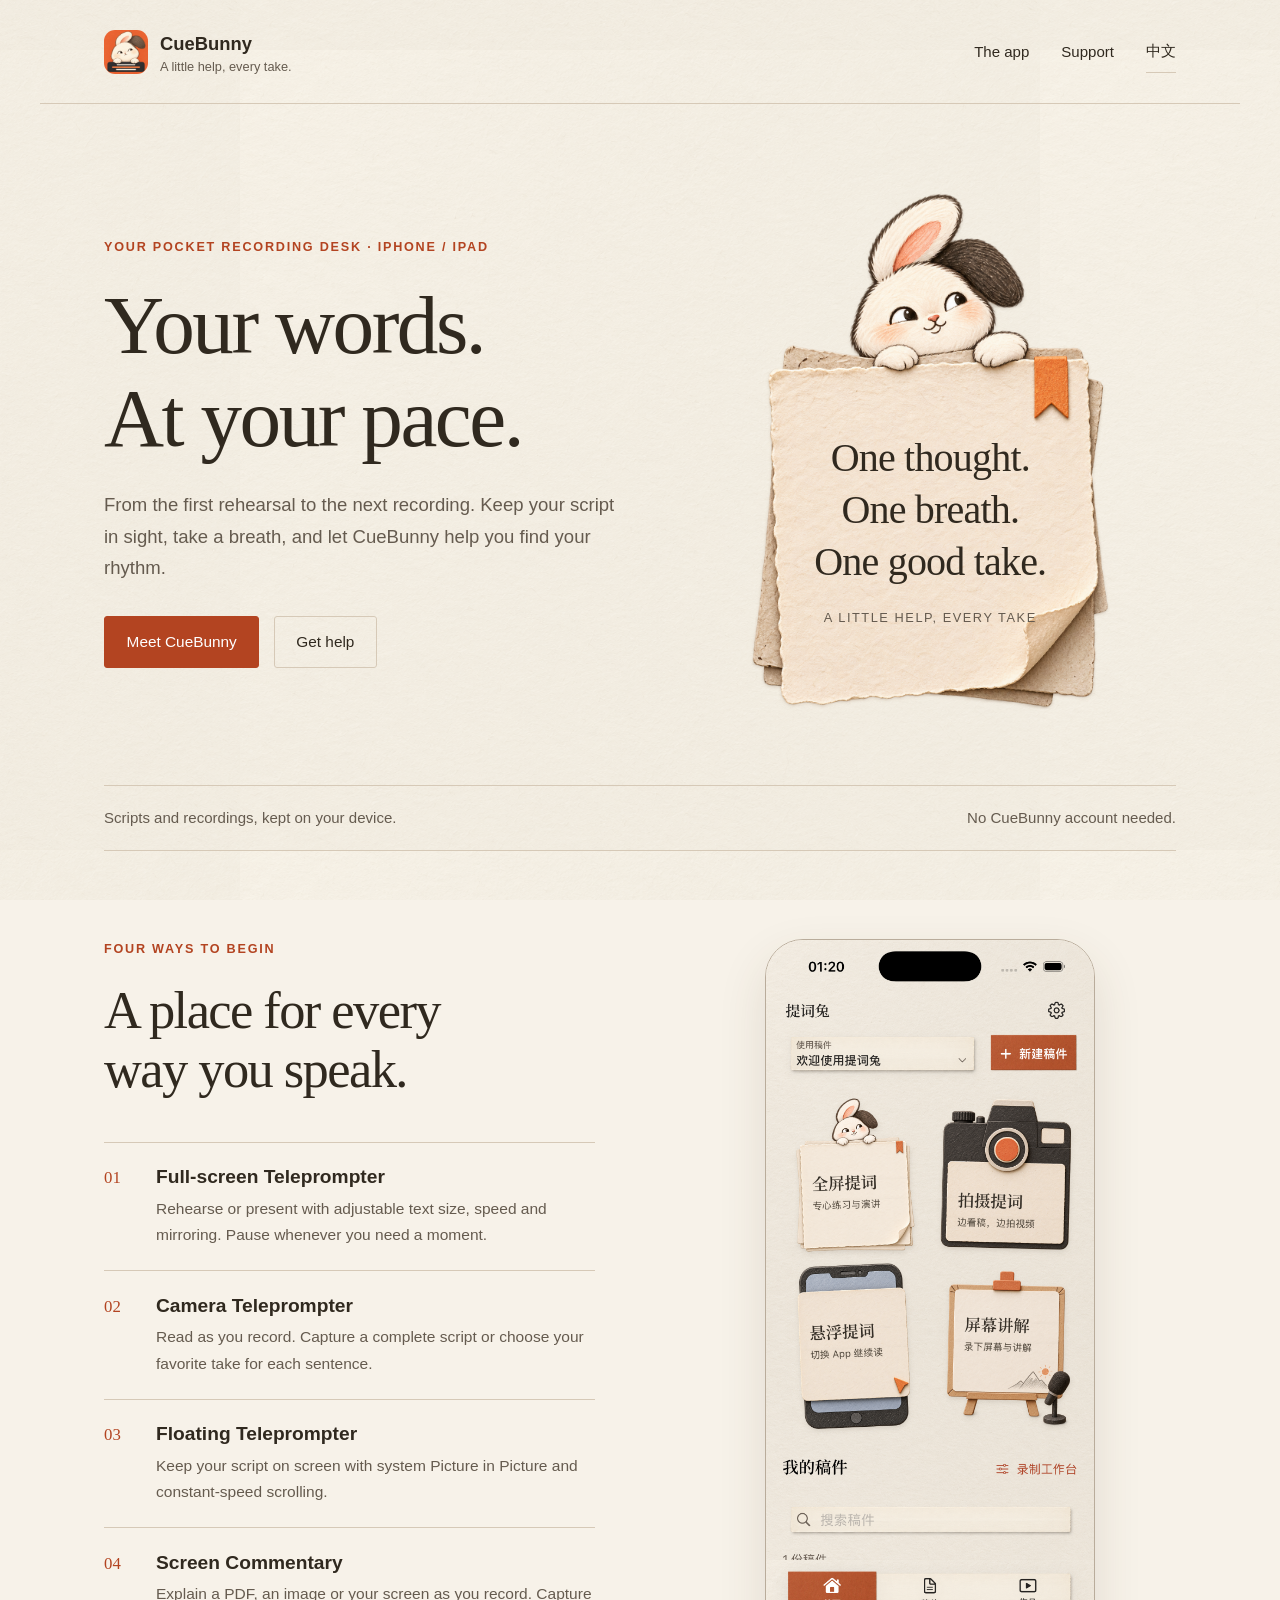
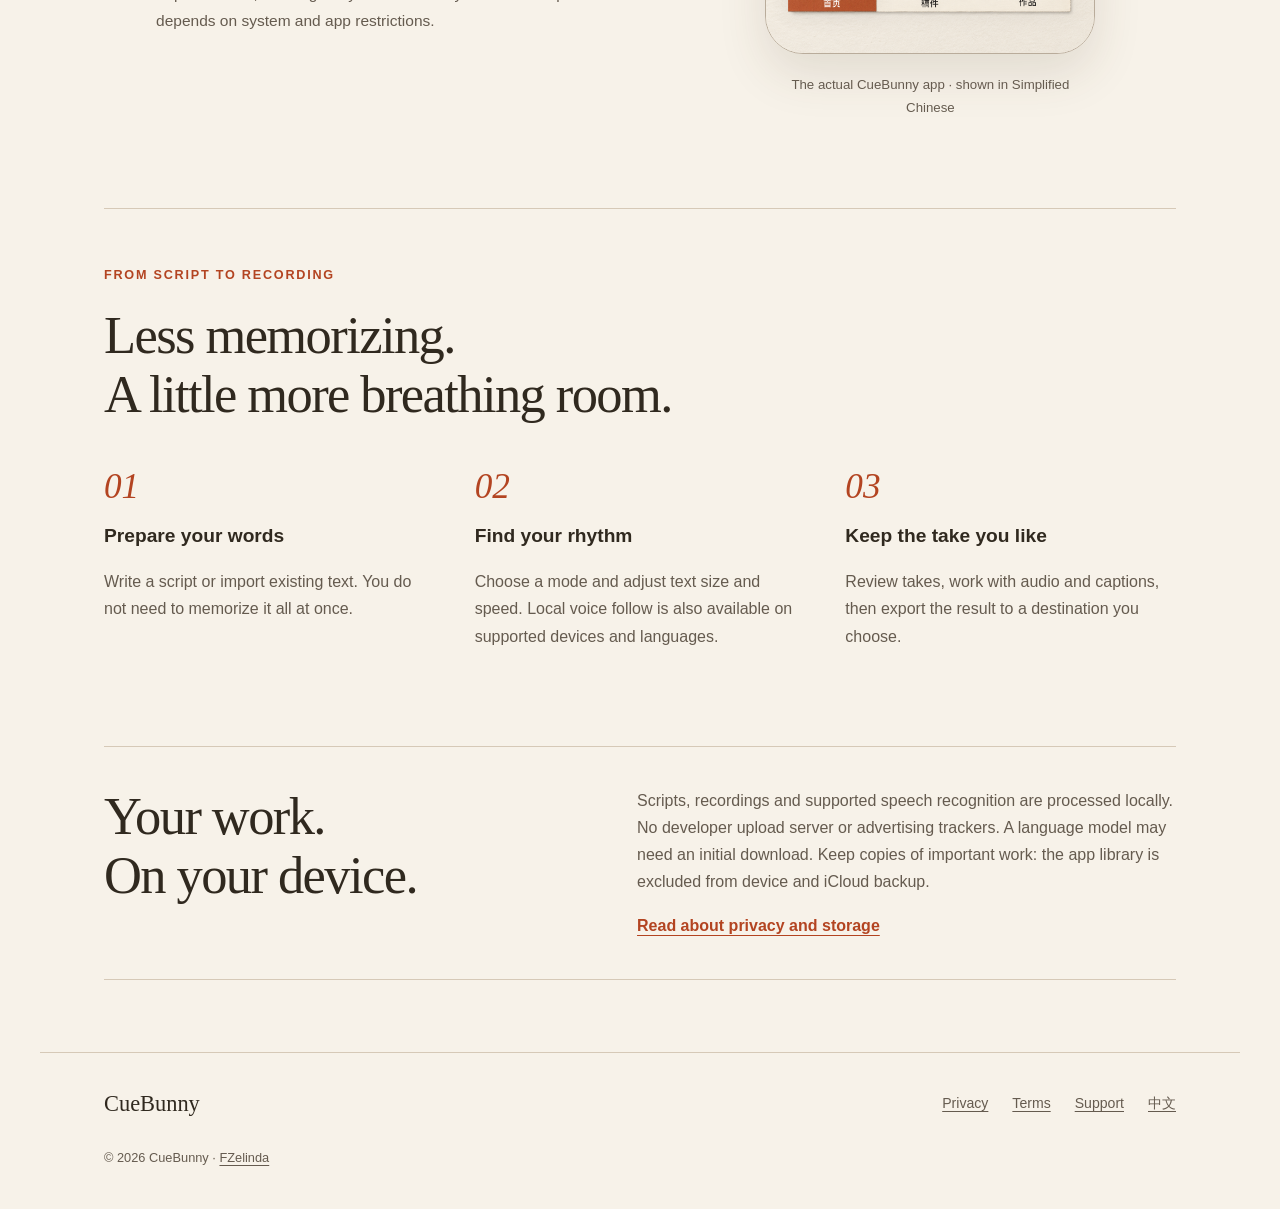
<file: index.html>
<!doctype html>
<html lang="en"><head><meta charset="utf-8"><meta name="viewport" content="width=device-width,initial-scale=1"><title>CueBunny · Your words, at your pace</title><meta name="description" content="Prepare scripts, rehearse and record with a paper-bunny teleprompter for iPhone and iPad. Your content stays on your device."><meta name="theme-color" content="#f7f2e9"><meta name="referrer" content="strict-origin-when-cross-origin"><link rel="canonical" href="https://fzelinda.github.io/cuebunny/index.html"><link rel="alternate" hreflang="en" href="https://fzelinda.github.io/cuebunny/index.html"><link rel="alternate" hreflang="zh-Hans" href="https://fzelinda.github.io/cuebunny/zh/index.html"><link rel="alternate" hreflang="x-default" href="https://fzelinda.github.io/cuebunny/index.html"><meta property="og:title" content="CueBunny · Your words, at your pace"><meta property="og:description" content="Prepare scripts, rehearse and record with a paper-bunny teleprompter for iPhone and iPad. Your content stays on your device."><meta property="og:type" content="website"><meta property="og:url" content="https://fzelinda.github.io/cuebunny/index.html"><link rel="icon" href="assets/icon.png"><link rel="apple-touch-icon" href="assets/icon.png"><link rel="stylesheet" href="styles.css"></head>
<body><a class="skip" href="#main">Skip to content</a><header><a class="brand" href="index.html"><img src="assets/icon.png" width="44" height="44" alt=""><span>CueBunny<small>A little help, every take.</small></span></a><nav aria-label="Main navigation"><a href="index.html#studio">The app</a><a href="support.html">Support</a><a class="language" href="zh/index.html" lang="zh-Hans">中文</a></nav></header>
<main id="main"><section class="hero"><div class="hero-copy"><p class="eyebrow">YOUR POCKET RECORDING DESK · iPhone / iPad</p><h1>Your words.<br>At your pace.</h1><p>From the first rehearsal to the next recording. Keep your script in sight, take a breath, and let CueBunny help you find your rhythm.</p><div class="actions"><a class="button" href="#studio">Meet CueBunny</a><a class="button secondary" href="support.html">Get help</a></div></div><figure class="paper-note"><img src="assets/paper-bunny.png" width="1122" height="1402" alt="" fetchpriority="high"><figcaption><span class="note-words">One thought.<br>One breath.<br>One good take.</span><small>A LITTLE HELP, EVERY TAKE</small></figcaption></figure></section>
<div class="line-note"><span>Scripts and recordings, kept on your device.</span><span>No CueBunny account needed.</span></div>
<section id="studio" class="studio"><div class="studio-intro"><p class="eyebrow">FOUR WAYS TO BEGIN</p><h2>A place for every way you speak.</h2><div class="modes"><div class="mode"><span aria-hidden="true">01</span><div><h3>Full-screen Teleprompter</h3><p>Rehearse or present with adjustable text size, speed and mirroring. Pause whenever you need a moment.</p></div></div><div class="mode"><span aria-hidden="true">02</span><div><h3>Camera Teleprompter</h3><p>Read as you record. Capture a complete script or choose your favorite take for each sentence.</p></div></div><div class="mode"><span aria-hidden="true">03</span><div><h3>Floating Teleprompter</h3><p>Keep your script on screen with system Picture in Picture and constant-speed scrolling.</p></div></div><div class="mode"><span aria-hidden="true">04</span><div><h3>Screen Commentary</h3><p>Explain a PDF, an image or your screen as you record. Capture depends on system and app restrictions.</p></div></div></div></div><figure class="phone"><img src="assets/home-zh.png" width="1206" height="2622" loading="lazy" alt="The CueBunny app home screen in Simplified Chinese, showing four paper-crafted entry points for reading and recording"><figcaption>The actual CueBunny app · shown in Simplified Chinese</figcaption></figure></section>
<section class="workflow"><p class="eyebrow">FROM SCRIPT TO RECORDING</p><h2>Less memorizing.<br>A little more breathing room.</h2><div class="steps"><div class="step"><b aria-hidden="true">01</b><h3>Prepare your words</h3><p>Write a script or import existing text. You do not need to memorize it all at once.</p></div><div class="step"><b aria-hidden="true">02</b><h3>Find your rhythm</h3><p>Choose a mode and adjust text size and speed. Local voice follow is also available on supported devices and languages.</p></div><div class="step"><b aria-hidden="true">03</b><h3>Keep the take you like</h3><p>Review takes, work with audio and captions, then export the result to a destination you choose.</p></div></div></section>
<section class="privacy-band"><h2>Your work.<br>On your device.</h2><div><p>Scripts, recordings and supported speech recognition are processed locally. No developer upload server or advertising trackers. A language model may need an initial download. Keep copies of important work: the app library is excluded from device and iCloud backup.</p><a class="text-link" href="privacy.html">Read about privacy and storage</a></div></section></main>
<footer><span class="footer-name">CueBunny</span><div class="footer-links"><a href="privacy.html">Privacy</a><a href="terms.html">Terms</a><a href="support.html">Support</a><a href="zh/index.html">中文</a></div><small>© 2026 CueBunny · <a href="https://github.com/FZelinda">FZelinda</a></small></footer></body></html>
</file>
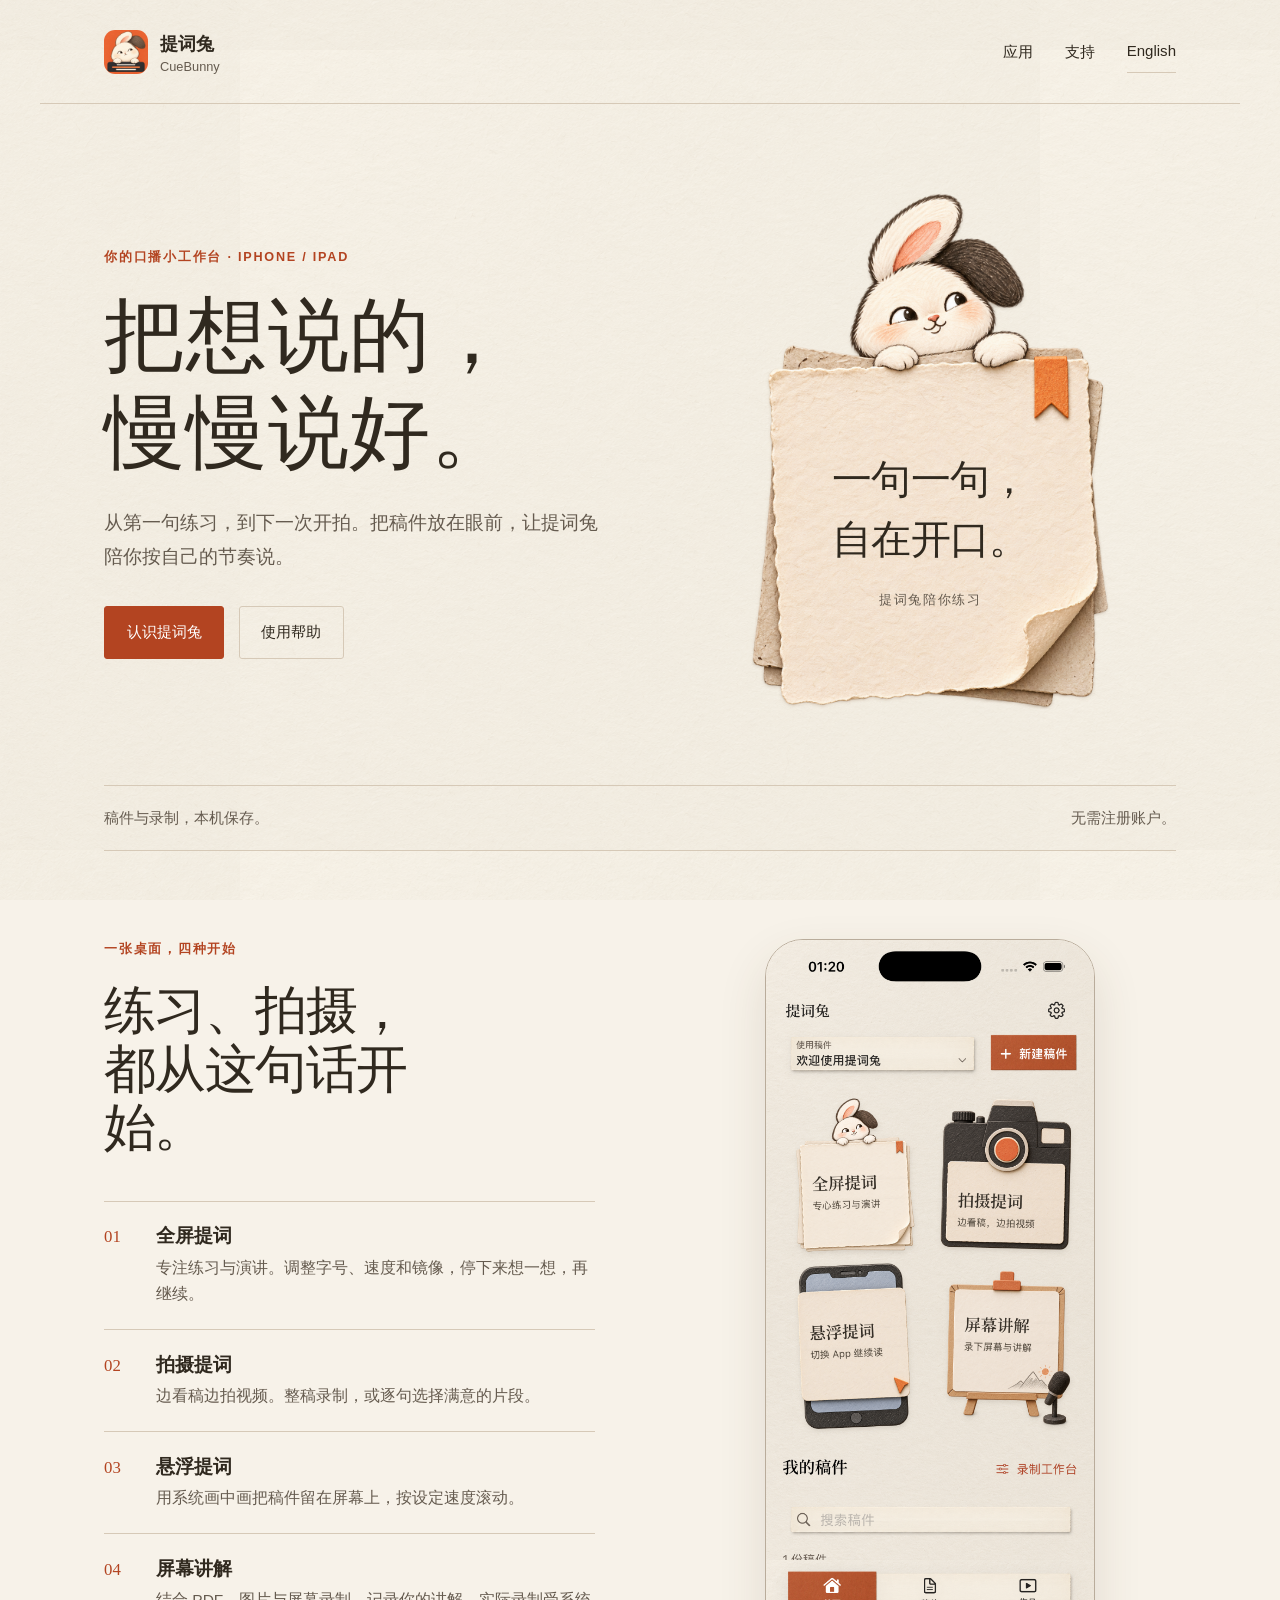
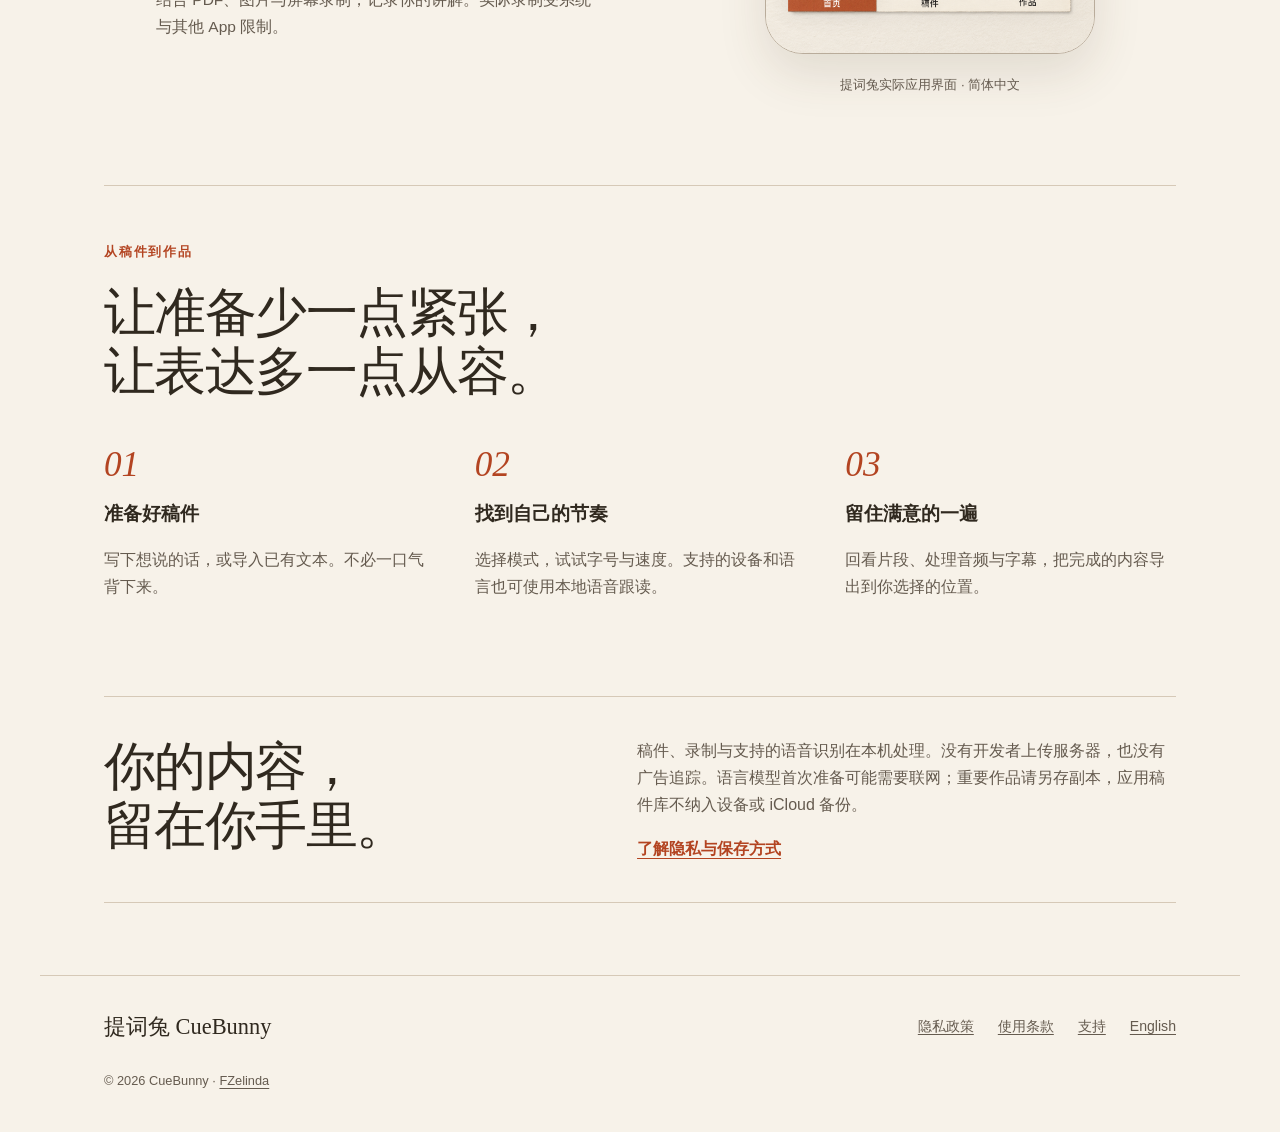
<file: zh/index.html>
<!doctype html>
<html lang="zh-Hans"><head><meta charset="utf-8"><meta name="viewport" content="width=device-width,initial-scale=1"><title>提词兔 CueBunny · 把想说的，慢慢说好</title><meta name="description" content="在 iPhone 和 iPad 上准备稿件、全屏提词、拍摄提词与悬浮提词。纸兔陪你练习，把内容留在本机。"><meta name="theme-color" content="#f7f2e9"><meta name="referrer" content="strict-origin-when-cross-origin"><link rel="canonical" href="https://fzelinda.github.io/cuebunny/zh/index.html"><link rel="alternate" hreflang="en" href="https://fzelinda.github.io/cuebunny/index.html"><link rel="alternate" hreflang="zh-Hans" href="https://fzelinda.github.io/cuebunny/zh/index.html"><link rel="alternate" hreflang="x-default" href="https://fzelinda.github.io/cuebunny/index.html"><meta property="og:title" content="提词兔 CueBunny · 把想说的，慢慢说好"><meta property="og:description" content="在 iPhone 和 iPad 上准备稿件、全屏提词、拍摄提词与悬浮提词。纸兔陪你练习，把内容留在本机。"><meta property="og:type" content="website"><meta property="og:url" content="https://fzelinda.github.io/cuebunny/zh/index.html"><link rel="icon" href="../assets/icon.png"><link rel="apple-touch-icon" href="../assets/icon.png"><link rel="stylesheet" href="../styles.css"></head>
<body><a class="skip" href="#main">跳至正文</a><header><a class="brand" href="index.html"><img src="../assets/icon.png" width="44" height="44" alt=""><span>提词兔<small>CueBunny</small></span></a><nav aria-label="主导航"><a href="index.html#studio">应用</a><a href="support.html">支持</a><a class="language" href="../index.html" lang="en">English</a></nav></header>
<main id="main"><section class="hero"><div class="hero-copy"><p class="eyebrow">你的口播小工作台 · iPhone / iPad</p><h1>把想说的，<br>慢慢说好。</h1><p>从第一句练习，到下一次开拍。把稿件放在眼前，让提词兔陪你按自己的节奏说。</p><div class="actions"><a class="button" href="#studio">认识提词兔</a><a class="button secondary" href="support.html">使用帮助</a></div></div><figure class="paper-note"><img src="../assets/paper-bunny.png" width="1122" height="1402" alt="" fetchpriority="high"><figcaption><span class="note-words">一句一句，<br>自在开口。</span><small>提词兔陪你练习</small></figcaption></figure></section>
<div class="line-note"><span>稿件与录制，本机保存。</span><span>无需注册账户。</span></div>
<section id="studio" class="studio"><div class="studio-intro"><p class="eyebrow">一张桌面，四种开始</p><h2>练习、拍摄，<br>都从这句话开始。</h2><div class="modes"><div class="mode"><span aria-hidden="true">01</span><div><h3>全屏提词</h3><p>专注练习与演讲。调整字号、速度和镜像，停下来想一想，再继续。</p></div></div><div class="mode"><span aria-hidden="true">02</span><div><h3>拍摄提词</h3><p>边看稿边拍视频。整稿录制，或逐句选择满意的片段。</p></div></div><div class="mode"><span aria-hidden="true">03</span><div><h3>悬浮提词</h3><p>用系统画中画把稿件留在屏幕上，按设定速度滚动。</p></div></div><div class="mode"><span aria-hidden="true">04</span><div><h3>屏幕讲解</h3><p>结合 PDF、图片与屏幕录制，记录你的讲解。实际录制受系统与其他 App 限制。</p></div></div></div></div><figure class="phone"><img src="../assets/home-zh.png" width="1206" height="2622" loading="lazy" alt="提词兔实际首页，显示全屏提词、拍摄提词、悬浮提词与屏幕讲解四个纸质器具入口"><figcaption>提词兔实际应用界面 · 简体中文</figcaption></figure></section>
<section class="workflow"><p class="eyebrow">从稿件到作品</p><h2>让准备少一点紧张，<br>让表达多一点从容。</h2><div class="steps"><div class="step"><b aria-hidden="true">01</b><h3>准备好稿件</h3><p>写下想说的话，或导入已有文本。不必一口气背下来。</p></div><div class="step"><b aria-hidden="true">02</b><h3>找到自己的节奏</h3><p>选择模式，试试字号与速度。支持的设备和语言也可使用本地语音跟读。</p></div><div class="step"><b aria-hidden="true">03</b><h3>留住满意的一遍</h3><p>回看片段、处理音频与字幕，把完成的内容导出到你选择的位置。</p></div></div></section>
<section class="privacy-band"><h2>你的内容，<br>留在你手里。</h2><div><p>稿件、录制与支持的语音识别在本机处理。没有开发者上传服务器，也没有广告追踪。语言模型首次准备可能需要联网；重要作品请另存副本，应用稿件库不纳入设备或 iCloud 备份。</p><a class="text-link" href="privacy.html">了解隐私与保存方式</a></div></section></main>
<footer><span class="footer-name">提词兔 CueBunny</span><div class="footer-links"><a href="privacy.html">隐私政策</a><a href="terms.html">使用条款</a><a href="support.html">支持</a><a href="../index.html">English</a></div><small>© 2026 CueBunny · <a href="https://github.com/FZelinda">FZelinda</a></small></footer></body></html>
</file>
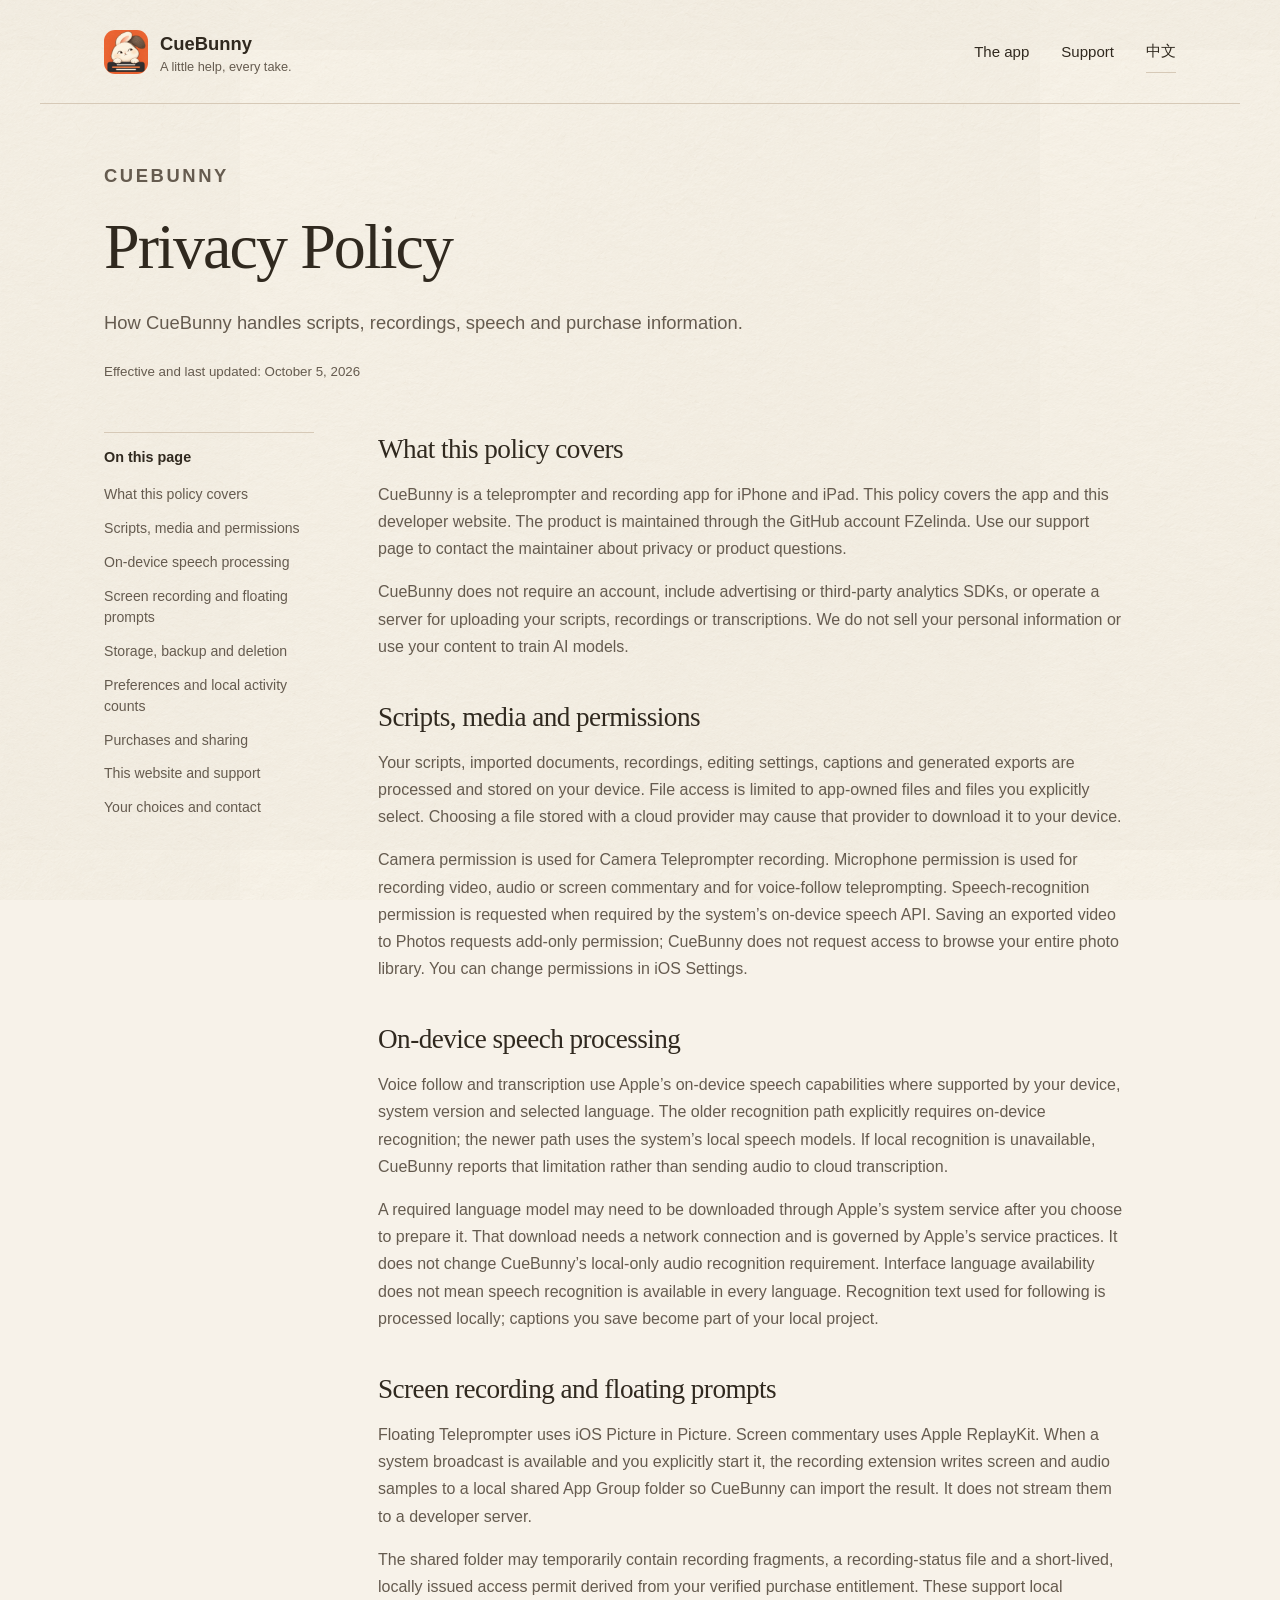
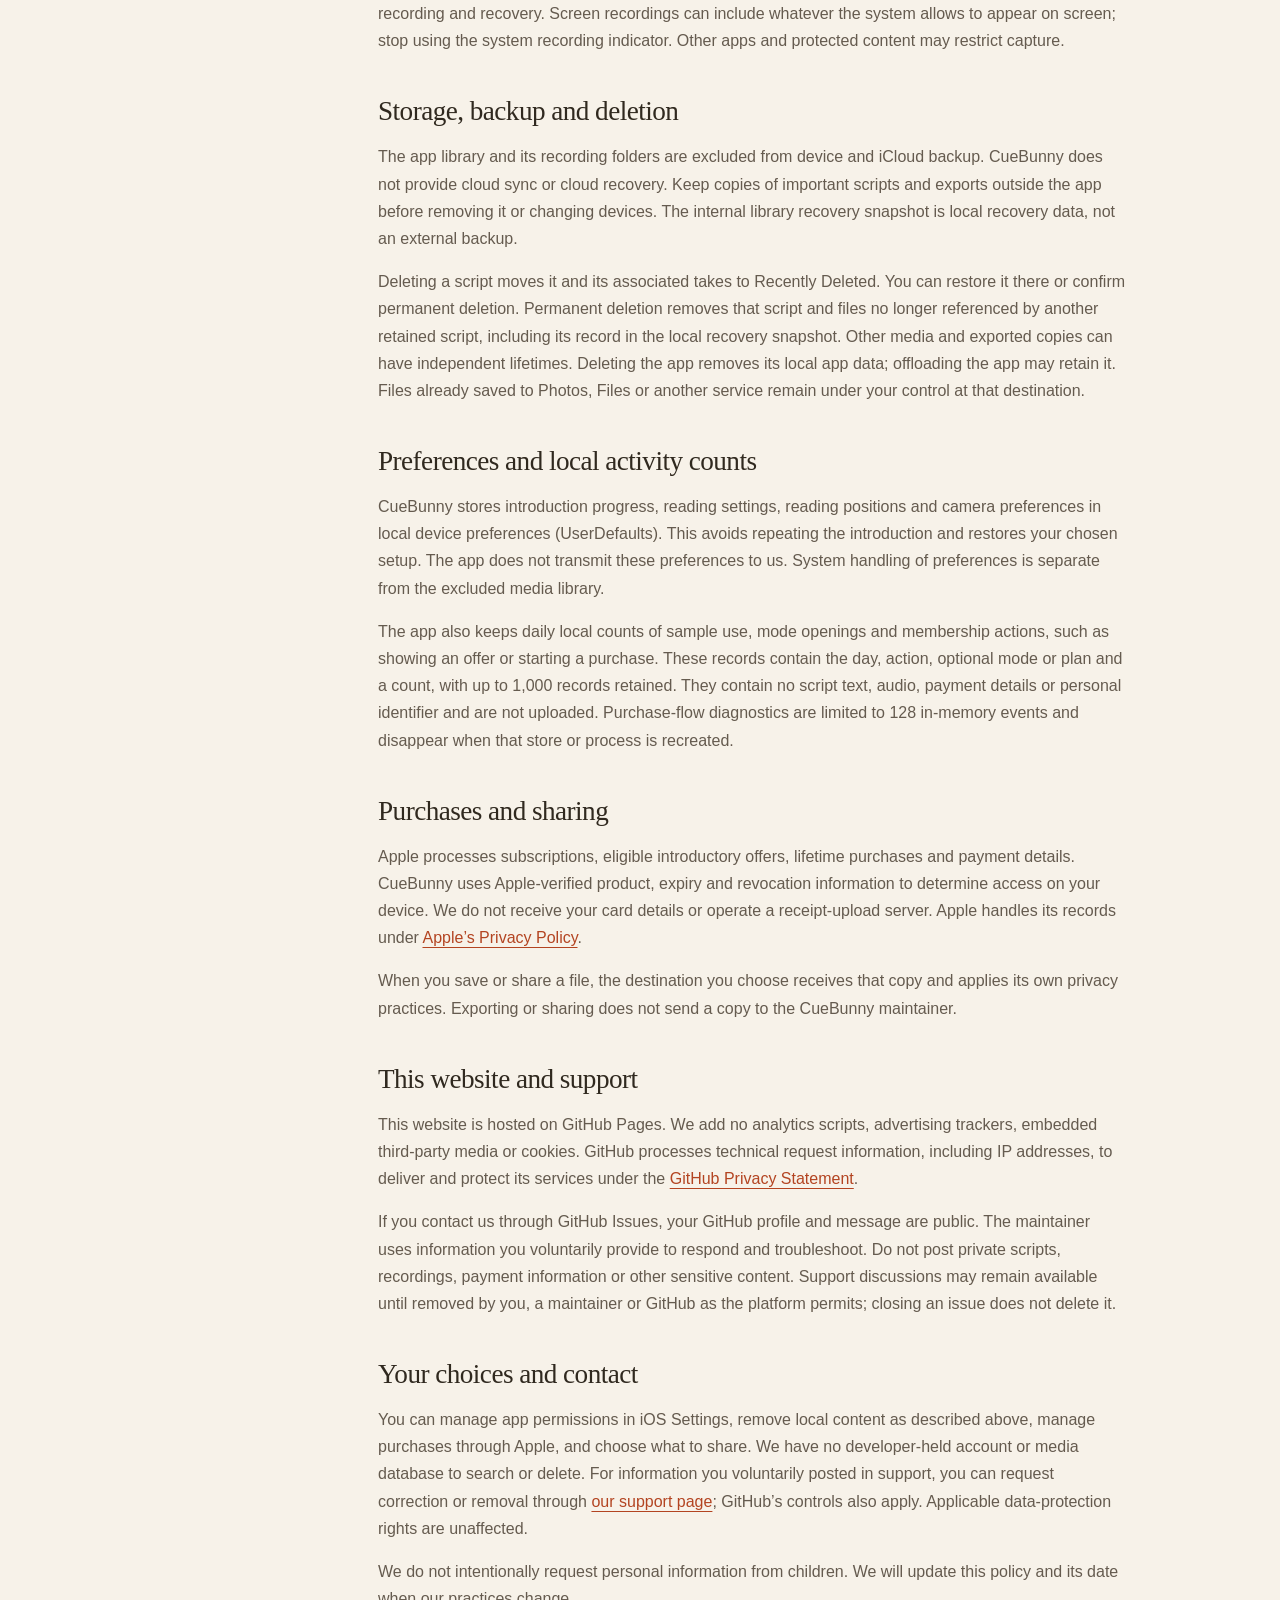
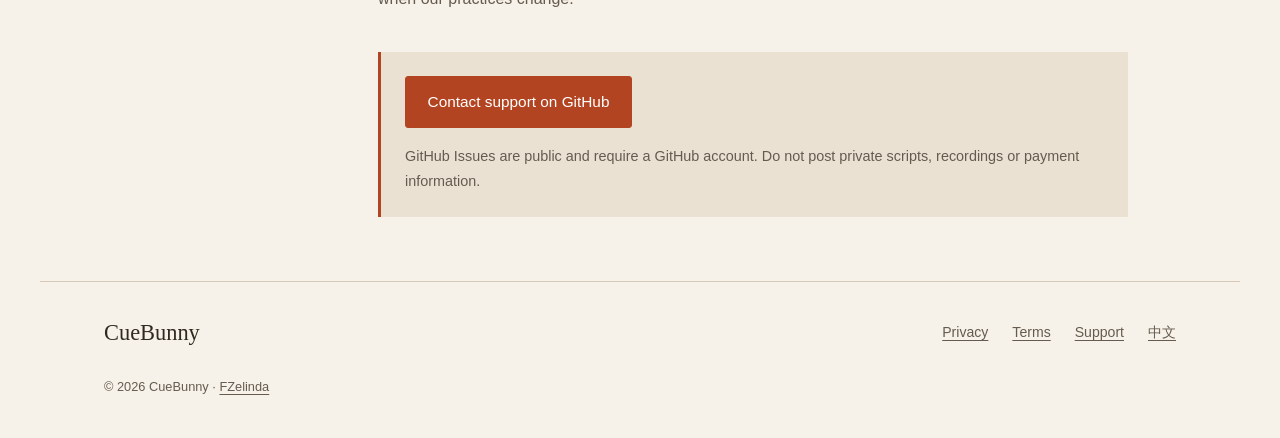
<file: privacy.html>
<!doctype html>
<html lang="en"><head><meta charset="utf-8"><meta name="viewport" content="width=device-width,initial-scale=1"><title>CueBunny · Privacy Policy</title><meta name="description" content="How CueBunny handles scripts, recordings, speech and purchase information."><meta name="theme-color" content="#f7f2e9"><meta name="referrer" content="strict-origin-when-cross-origin"><link rel="canonical" href="https://fzelinda.github.io/cuebunny/privacy.html"><link rel="alternate" hreflang="en" href="https://fzelinda.github.io/cuebunny/privacy.html"><link rel="alternate" hreflang="zh-Hans" href="https://fzelinda.github.io/cuebunny/zh/privacy.html"><link rel="alternate" hreflang="x-default" href="https://fzelinda.github.io/cuebunny/privacy.html"><meta property="og:title" content="CueBunny · Privacy Policy"><meta property="og:description" content="How CueBunny handles scripts, recordings, speech and purchase information."><meta property="og:type" content="website"><meta property="og:url" content="https://fzelinda.github.io/cuebunny/privacy.html"><link rel="icon" href="assets/icon.png"><link rel="apple-touch-icon" href="assets/icon.png"><link rel="stylesheet" href="styles.css"></head>
<body><a class="skip" href="#main">Skip to content</a><header><a class="brand" href="index.html"><img src="assets/icon.png" width="44" height="44" alt=""><span>CueBunny<small>A little help, every take.</small></span></a><nav aria-label="Main navigation"><a href="index.html#studio">The app</a><a href="support.html">Support</a><a class="language" href="zh/privacy.html" lang="zh-Hans">中文</a></nav></header>
<main id="main" class="document"><div class="document-title"><p class="eyebrow">CUEBUNNY</p><h1>Privacy Policy</h1><p>How CueBunny handles scripts, recordings, speech and purchase information.</p><small>Effective and last updated: October 5, 2026</small></div><div class="document-grid"><aside aria-label="On this page"><h2>On this page</h2><a href="#scope">What this policy covers</a><a href="#content">Scripts, media and permissions</a><a href="#speech">On-device speech processing</a><a href="#screen">Screen recording and floating prompts</a><a href="#storage">Storage, backup and deletion</a><a href="#preferences">Preferences and local activity counts</a><a href="#purchases">Purchases and sharing</a><a href="#website">This website and support</a><a href="#choices">Your choices and contact</a></aside><article><section id="scope"><h2>What this policy covers</h2><p>CueBunny is a teleprompter and recording app for iPhone and iPad. This policy covers the app and this developer website. The product is maintained through the GitHub account FZelinda. Use our support page to contact the maintainer about privacy or product questions.</p><p>CueBunny does not require an account, include advertising or third-party analytics SDKs, or operate a server for uploading your scripts, recordings or transcriptions. We do not sell your personal information or use your content to train AI models.</p></section><section id="content"><h2>Scripts, media and permissions</h2><p>Your scripts, imported documents, recordings, editing settings, captions and generated exports are processed and stored on your device. File access is limited to app-owned files and files you explicitly select. Choosing a file stored with a cloud provider may cause that provider to download it to your device.</p><p>Camera permission is used for Camera Teleprompter recording. Microphone permission is used for recording video, audio or screen commentary and for voice-follow teleprompting. Speech-recognition permission is requested when required by the system’s on-device speech API. Saving an exported video to Photos requests add-only permission; CueBunny does not request access to browse your entire photo library. You can change permissions in iOS Settings.</p></section><section id="speech"><h2>On-device speech processing</h2><p>Voice follow and transcription use Apple’s on-device speech capabilities where supported by your device, system version and selected language. The older recognition path explicitly requires on-device recognition; the newer path uses the system’s local speech models. If local recognition is unavailable, CueBunny reports that limitation rather than sending audio to cloud transcription.</p><p>A required language model may need to be downloaded through Apple’s system service after you choose to prepare it. That download needs a network connection and is governed by Apple’s service practices. It does not change CueBunny’s local-only audio recognition requirement. Interface language availability does not mean speech recognition is available in every language. Recognition text used for following is processed locally; captions you save become part of your local project.</p></section><section id="screen"><h2>Screen recording and floating prompts</h2><p>Floating Teleprompter uses iOS Picture in Picture. Screen commentary uses Apple ReplayKit. When a system broadcast is available and you explicitly start it, the recording extension writes screen and audio samples to a local shared App Group folder so CueBunny can import the result. It does not stream them to a developer server.</p><p>The shared folder may temporarily contain recording fragments, a recording-status file and a short-lived, locally issued access permit derived from your verified purchase entitlement. These support local recording and recovery. Screen recordings can include whatever the system allows to appear on screen; stop using the system recording indicator. Other apps and protected content may restrict capture.</p></section><section id="storage"><h2>Storage, backup and deletion</h2><p>The app library and its recording folders are excluded from device and iCloud backup. CueBunny does not provide cloud sync or cloud recovery. Keep copies of important scripts and exports outside the app before removing it or changing devices. The internal library recovery snapshot is local recovery data, not an external backup.</p><p>Deleting a script moves it and its associated takes to Recently Deleted. You can restore it there or confirm permanent deletion. Permanent deletion removes that script and files no longer referenced by another retained script, including its record in the local recovery snapshot. Other media and exported copies can have independent lifetimes. Deleting the app removes its local app data; offloading the app may retain it. Files already saved to Photos, Files or another service remain under your control at that destination.</p></section><section id="preferences"><h2>Preferences and local activity counts</h2><p>CueBunny stores introduction progress, reading settings, reading positions and camera preferences in local device preferences (UserDefaults). This avoids repeating the introduction and restores your chosen setup. The app does not transmit these preferences to us. System handling of preferences is separate from the excluded media library.</p><p>The app also keeps daily local counts of sample use, mode openings and membership actions, such as showing an offer or starting a purchase. These records contain the day, action, optional mode or plan and a count, with up to 1,000 records retained. They contain no script text, audio, payment details or personal identifier and are not uploaded. Purchase-flow diagnostics are limited to 128 in-memory events and disappear when that store or process is recreated.</p></section><section id="purchases"><h2>Purchases and sharing</h2><p>Apple processes subscriptions, eligible introductory offers, lifetime purchases and payment details. CueBunny uses Apple-verified product, expiry and revocation information to determine access on your device. We do not receive your card details or operate a receipt-upload server. Apple handles its records under <a href="https://www.apple.com/legal/privacy/en-ww/">Apple’s Privacy Policy</a>.</p><p>When you save or share a file, the destination you choose receives that copy and applies its own privacy practices. Exporting or sharing does not send a copy to the CueBunny maintainer.</p></section><section id="website"><h2>This website and support</h2><p>This website is hosted on GitHub Pages. We add no analytics scripts, advertising trackers, embedded third-party media or cookies. GitHub processes technical request information, including IP addresses, to deliver and protect its services under the <a href="https://docs.github.com/en/site-policy/privacy-policies/github-general-privacy-statement">GitHub Privacy Statement</a>.</p><p>If you contact us through GitHub Issues, your GitHub profile and message are public. The maintainer uses information you voluntarily provide to respond and troubleshoot. Do not post private scripts, recordings, payment information or other sensitive content. Support discussions may remain available until removed by you, a maintainer or GitHub as the platform permits; closing an issue does not delete it.</p></section><section id="choices"><h2>Your choices and contact</h2><p>You can manage app permissions in iOS Settings, remove local content as described above, manage purchases through Apple, and choose what to share. We have no developer-held account or media database to search or delete. For information you voluntarily posted in support, you can request correction or removal through <a href="support.html">our support page</a>; GitHub’s controls also apply. Applicable data-protection rights are unaffected.</p><p>We do not intentionally request personal information from children. We will update this policy and its date when our practices change.</p></section><div class="contact"><a class="button" href="https://github.com/FZelinda/cuebunny/issues">Contact support on GitHub</a><p>GitHub Issues are public and require a GitHub account. Do not post private scripts, recordings or payment information.</p></div></article></div></main>
<footer><span class="footer-name">CueBunny</span><div class="footer-links"><a href="privacy.html">Privacy</a><a href="terms.html">Terms</a><a href="support.html">Support</a><a href="zh/privacy.html">中文</a></div><small>© 2026 CueBunny · <a href="https://github.com/FZelinda">FZelinda</a></small></footer></body></html>
</file>
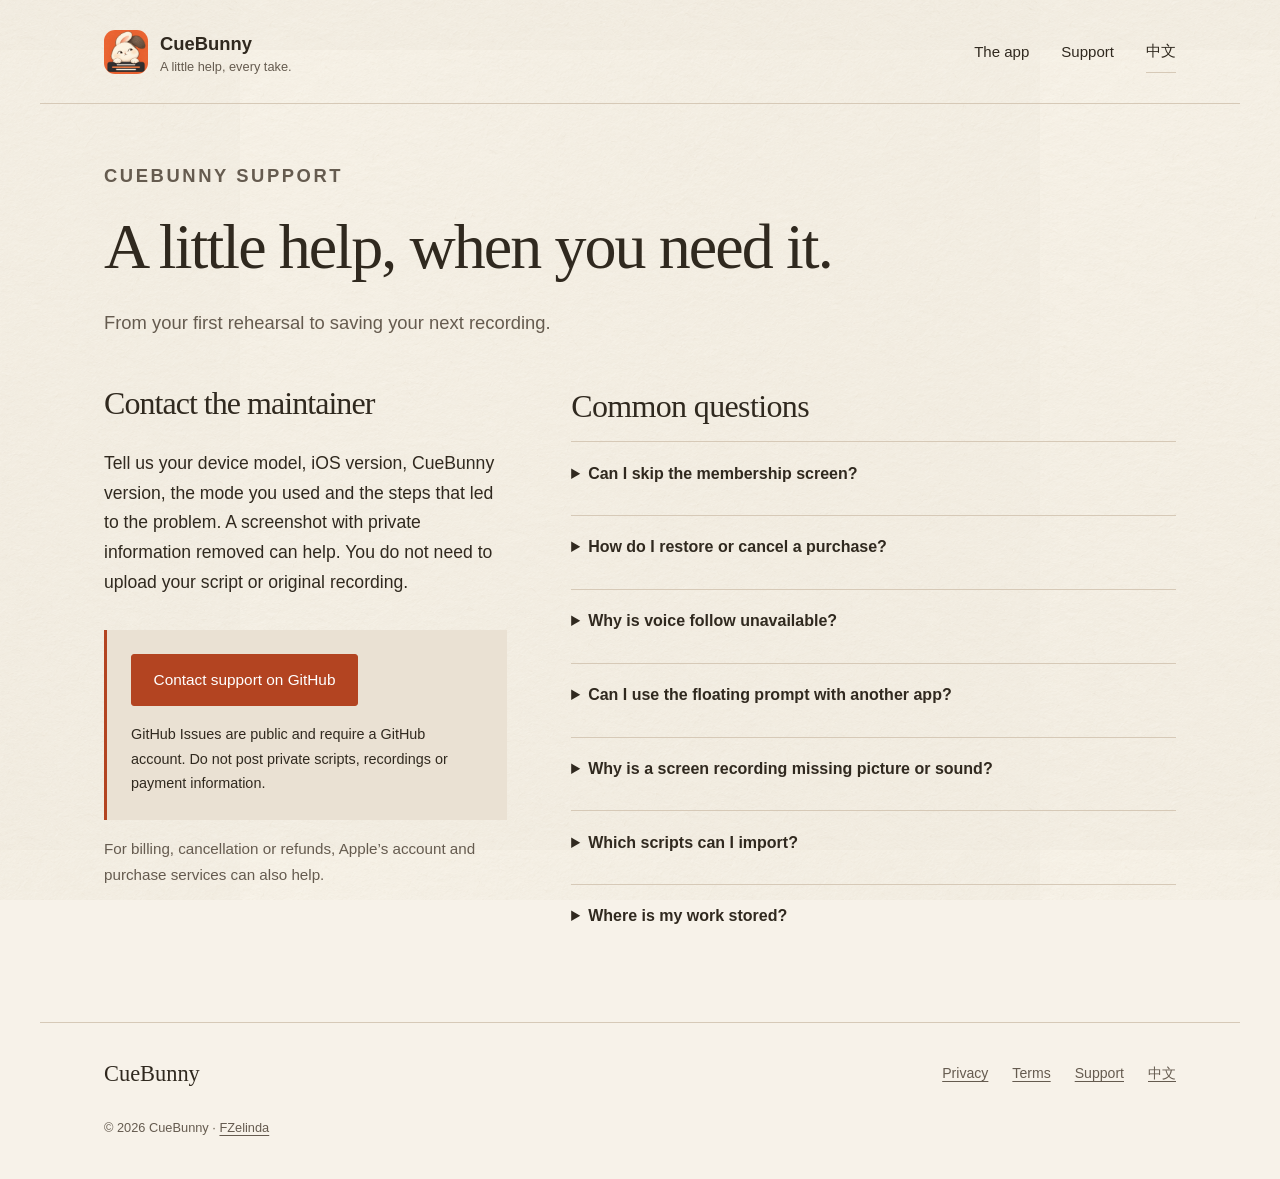
<file: support.html>
<!doctype html>
<html lang="en"><head><meta charset="utf-8"><meta name="viewport" content="width=device-width,initial-scale=1"><title>CueBunny · Support</title><meta name="description" content="From your first rehearsal to saving your next recording."><meta name="theme-color" content="#f7f2e9"><meta name="referrer" content="strict-origin-when-cross-origin"><link rel="canonical" href="https://fzelinda.github.io/cuebunny/support.html"><link rel="alternate" hreflang="en" href="https://fzelinda.github.io/cuebunny/support.html"><link rel="alternate" hreflang="zh-Hans" href="https://fzelinda.github.io/cuebunny/zh/support.html"><link rel="alternate" hreflang="x-default" href="https://fzelinda.github.io/cuebunny/support.html"><meta property="og:title" content="CueBunny · Support"><meta property="og:description" content="From your first rehearsal to saving your next recording."><meta property="og:type" content="website"><meta property="og:url" content="https://fzelinda.github.io/cuebunny/support.html"><link rel="icon" href="assets/icon.png"><link rel="apple-touch-icon" href="assets/icon.png"><link rel="stylesheet" href="styles.css"></head>
<body><a class="skip" href="#main">Skip to content</a><header><a class="brand" href="index.html"><img src="assets/icon.png" width="44" height="44" alt=""><span>CueBunny<small>A little help, every take.</small></span></a><nav aria-label="Main navigation"><a href="index.html#studio">The app</a><a href="support.html">Support</a><a class="language" href="zh/support.html" lang="zh-Hans">中文</a></nav></header>
<main id="main" class="document"><div class="document-title"><p class="eyebrow">CUEBUNNY SUPPORT</p><h1>A little help, when you need it.</h1><p>From your first rehearsal to saving your next recording.</p></div><div class="support-grid"><section><h2>Contact the maintainer</h2><p class="support-intro">Tell us your device model, iOS version, CueBunny version, the mode you used and the steps that led to the problem. A screenshot with private information removed can help. You do not need to upload your script or original recording.</p><div class="contact"><a class="button" href="https://github.com/FZelinda/cuebunny/issues">Contact support on GitHub</a><p>GitHub Issues are public and require a GitHub account. Do not post private scripts, recordings or payment information.</p></div><p class="notice">For billing, cancellation or refunds, Apple’s account and purchase services can also help.</p></section><article><h2>Common questions</h2><details class="faq"><summary>Can I skip the membership screen?</summary><p>Yes. Finish the three-page introduction, then choose a plan or skip to explore. Skipping does not start a purchase. You can try the built-in sample; Plus features show their access requirements in the app.</p></details><details class="faq"><summary>How do I restore or cancel a purchase?</summary><p>Use Restore Purchases in CueBunny with the Apple Account used for purchase. To cancel an active subscription, open iOS Settings, tap your name, then Subscriptions. A lifetime purchase does not cancel an existing subscription. <a href="https://support.apple.com/en-us/118428">Read Apple’s instructions</a>.</p></details><details class="faq"><summary>Why is voice follow unavailable?</summary><p>Voice follow and transcription require a supported device, system and language. Grant the requested microphone or speech permission and prepare the on-device model if offered. Initial model preparation may need a network connection. There is no cloud fallback. You can use constant-speed reading when local speech is unavailable.</p></details><details class="faq"><summary>Can I use the floating prompt with another app?</summary><p>Floating Teleprompter uses iOS Picture in Picture and constant-speed scrolling. Availability and microphone access depend on iOS and the other app. Voice follow is not provided in floating mode. Test your chosen app combination before an important recording.</p></details><details class="faq"><summary>Why is a screen recording missing picture or sound?</summary><p>ReplayKit and the app being recorded control what can be captured. Protected content, app restrictions or another recording session may prevent capture. Turn on the microphone in the system broadcast panel when you need commentary, stop using the system indicator and return to CueBunny to check the result. Cross-app broadcasting is shown only when available.</p></details><details class="faq"><summary>Which scripts can I import?</summary><p>Import plain text, UTF-8/UTF-16 text, RTF or a text-based PDF from Files. Scanned-image PDFs do not provide text for this importer. The script limit is 100,000 characters; imported files must be no larger than 10 MB. You can also paste or write a script.</p></details><details class="faq"><summary>Where is my work stored?</summary><p>Your library is on this device and is excluded from device and iCloud backup. Keep important exports elsewhere. Deleted scripts can be restored from Recently Deleted until permanently removed. Deleting the app removes its local data; copies saved outside the app remain at their destinations.</p></details></article></div></main>
<footer><span class="footer-name">CueBunny</span><div class="footer-links"><a href="privacy.html">Privacy</a><a href="terms.html">Terms</a><a href="support.html">Support</a><a href="zh/support.html">中文</a></div><small>© 2026 CueBunny · <a href="https://github.com/FZelinda">FZelinda</a></small></footer></body></html>
</file>
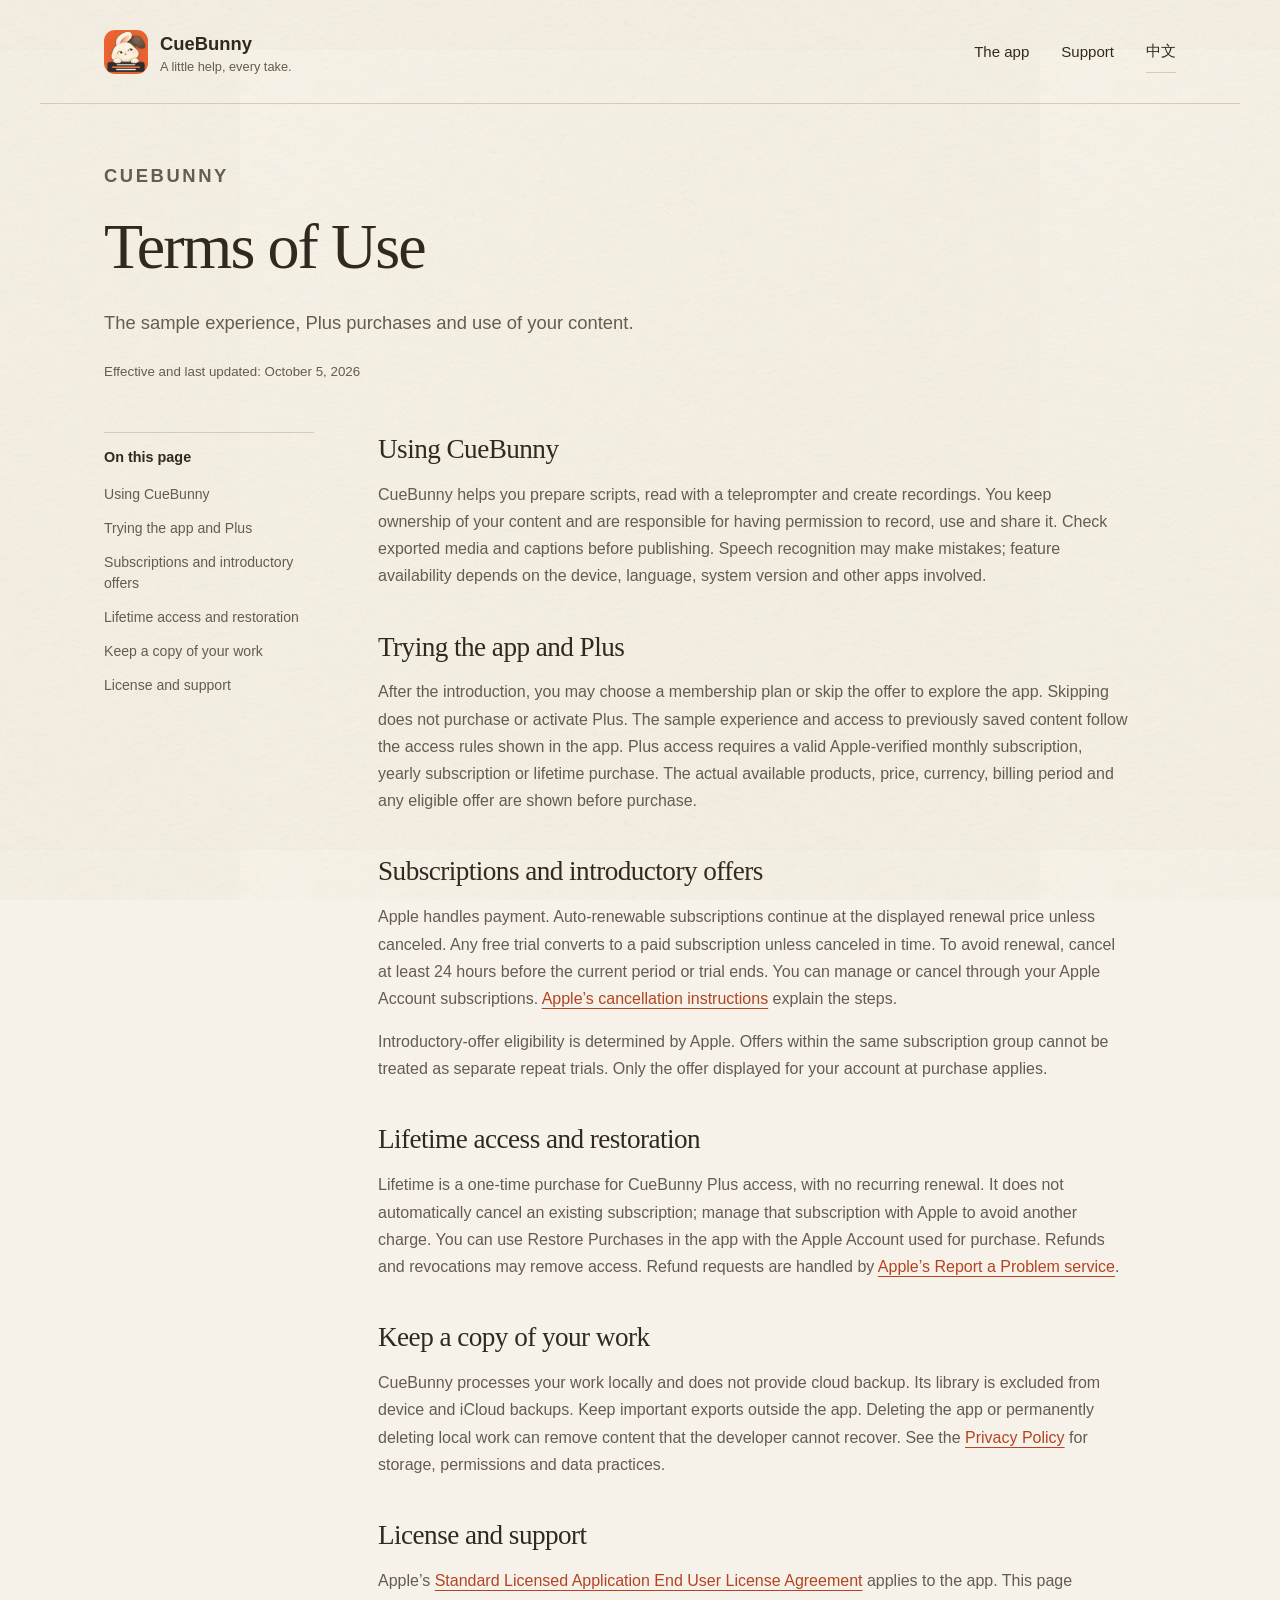
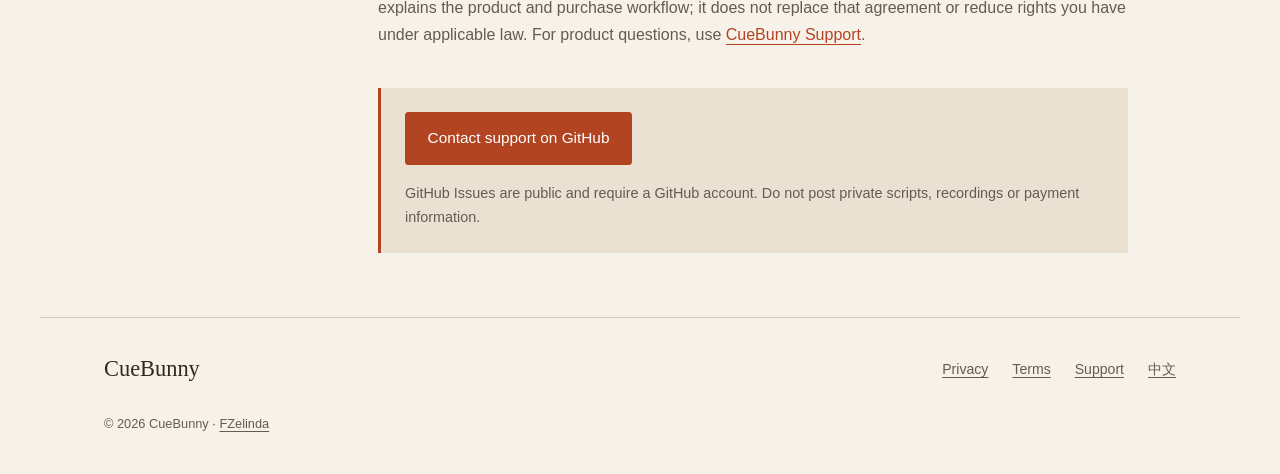
<file: terms.html>
<!doctype html>
<html lang="en"><head><meta charset="utf-8"><meta name="viewport" content="width=device-width,initial-scale=1"><title>CueBunny · Terms of Use</title><meta name="description" content="The sample experience, Plus purchases and use of your content."><meta name="theme-color" content="#f7f2e9"><meta name="referrer" content="strict-origin-when-cross-origin"><link rel="canonical" href="https://fzelinda.github.io/cuebunny/terms.html"><link rel="alternate" hreflang="en" href="https://fzelinda.github.io/cuebunny/terms.html"><link rel="alternate" hreflang="zh-Hans" href="https://fzelinda.github.io/cuebunny/zh/terms.html"><link rel="alternate" hreflang="x-default" href="https://fzelinda.github.io/cuebunny/terms.html"><meta property="og:title" content="CueBunny · Terms of Use"><meta property="og:description" content="The sample experience, Plus purchases and use of your content."><meta property="og:type" content="website"><meta property="og:url" content="https://fzelinda.github.io/cuebunny/terms.html"><link rel="icon" href="assets/icon.png"><link rel="apple-touch-icon" href="assets/icon.png"><link rel="stylesheet" href="styles.css"></head>
<body><a class="skip" href="#main">Skip to content</a><header><a class="brand" href="index.html"><img src="assets/icon.png" width="44" height="44" alt=""><span>CueBunny<small>A little help, every take.</small></span></a><nav aria-label="Main navigation"><a href="index.html#studio">The app</a><a href="support.html">Support</a><a class="language" href="zh/terms.html" lang="zh-Hans">中文</a></nav></header>
<main id="main" class="document"><div class="document-title"><p class="eyebrow">CUEBUNNY</p><h1>Terms of Use</h1><p>The sample experience, Plus purchases and use of your content.</p><small>Effective and last updated: October 5, 2026</small></div><div class="document-grid"><aside aria-label="On this page"><h2>On this page</h2><a href="#use">Using CueBunny</a><a href="#access">Trying the app and Plus</a><a href="#subscriptions">Subscriptions and introductory offers</a><a href="#lifetime">Lifetime access and restoration</a><a href="#content">Keep a copy of your work</a><a href="#license">License and support</a></aside><article><section id="use"><h2>Using CueBunny</h2><p>CueBunny helps you prepare scripts, read with a teleprompter and create recordings. You keep ownership of your content and are responsible for having permission to record, use and share it. Check exported media and captions before publishing. Speech recognition may make mistakes; feature availability depends on the device, language, system version and other apps involved.</p></section><section id="access"><h2>Trying the app and Plus</h2><p>After the introduction, you may choose a membership plan or skip the offer to explore the app. Skipping does not purchase or activate Plus. The sample experience and access to previously saved content follow the access rules shown in the app. Plus access requires a valid Apple-verified monthly subscription, yearly subscription or lifetime purchase. The actual available products, price, currency, billing period and any eligible offer are shown before purchase.</p></section><section id="subscriptions"><h2>Subscriptions and introductory offers</h2><p>Apple handles payment. Auto-renewable subscriptions continue at the displayed renewal price unless canceled. Any free trial converts to a paid subscription unless canceled in time. To avoid renewal, cancel at least 24 hours before the current period or trial ends. You can manage or cancel through your Apple Account subscriptions. <a href="https://support.apple.com/en-us/118428">Apple’s cancellation instructions</a> explain the steps.</p><p>Introductory-offer eligibility is determined by Apple. Offers within the same subscription group cannot be treated as separate repeat trials. Only the offer displayed for your account at purchase applies.</p></section><section id="lifetime"><h2>Lifetime access and restoration</h2><p>Lifetime is a one-time purchase for CueBunny Plus access, with no recurring renewal. It does not automatically cancel an existing subscription; manage that subscription with Apple to avoid another charge. You can use Restore Purchases in the app with the Apple Account used for purchase. Refunds and revocations may remove access. Refund requests are handled by <a href="https://reportaproblem.apple.com/">Apple’s Report a Problem service</a>.</p></section><section id="content"><h2>Keep a copy of your work</h2><p>CueBunny processes your work locally and does not provide cloud backup. Its library is excluded from device and iCloud backups. Keep important exports outside the app. Deleting the app or permanently deleting local work can remove content that the developer cannot recover. See the <a href="privacy.html">Privacy Policy</a> for storage, permissions and data practices.</p></section><section id="license"><h2>License and support</h2><p>Apple’s <a href="https://www.apple.com/legal/internet-services/itunes/dev/stdeula/">Standard Licensed Application End User License Agreement</a> applies to the app. This page explains the product and purchase workflow; it does not replace that agreement or reduce rights you have under applicable law. For product questions, use <a href="support.html">CueBunny Support</a>.</p></section><div class="contact"><a class="button" href="https://github.com/FZelinda/cuebunny/issues">Contact support on GitHub</a><p>GitHub Issues are public and require a GitHub account. Do not post private scripts, recordings or payment information.</p></div></article></div></main>
<footer><span class="footer-name">CueBunny</span><div class="footer-links"><a href="privacy.html">Privacy</a><a href="terms.html">Terms</a><a href="support.html">Support</a><a href="zh/terms.html">中文</a></div><small>© 2026 CueBunny · <a href="https://github.com/FZelinda">FZelinda</a></small></footer></body></html>
</file>
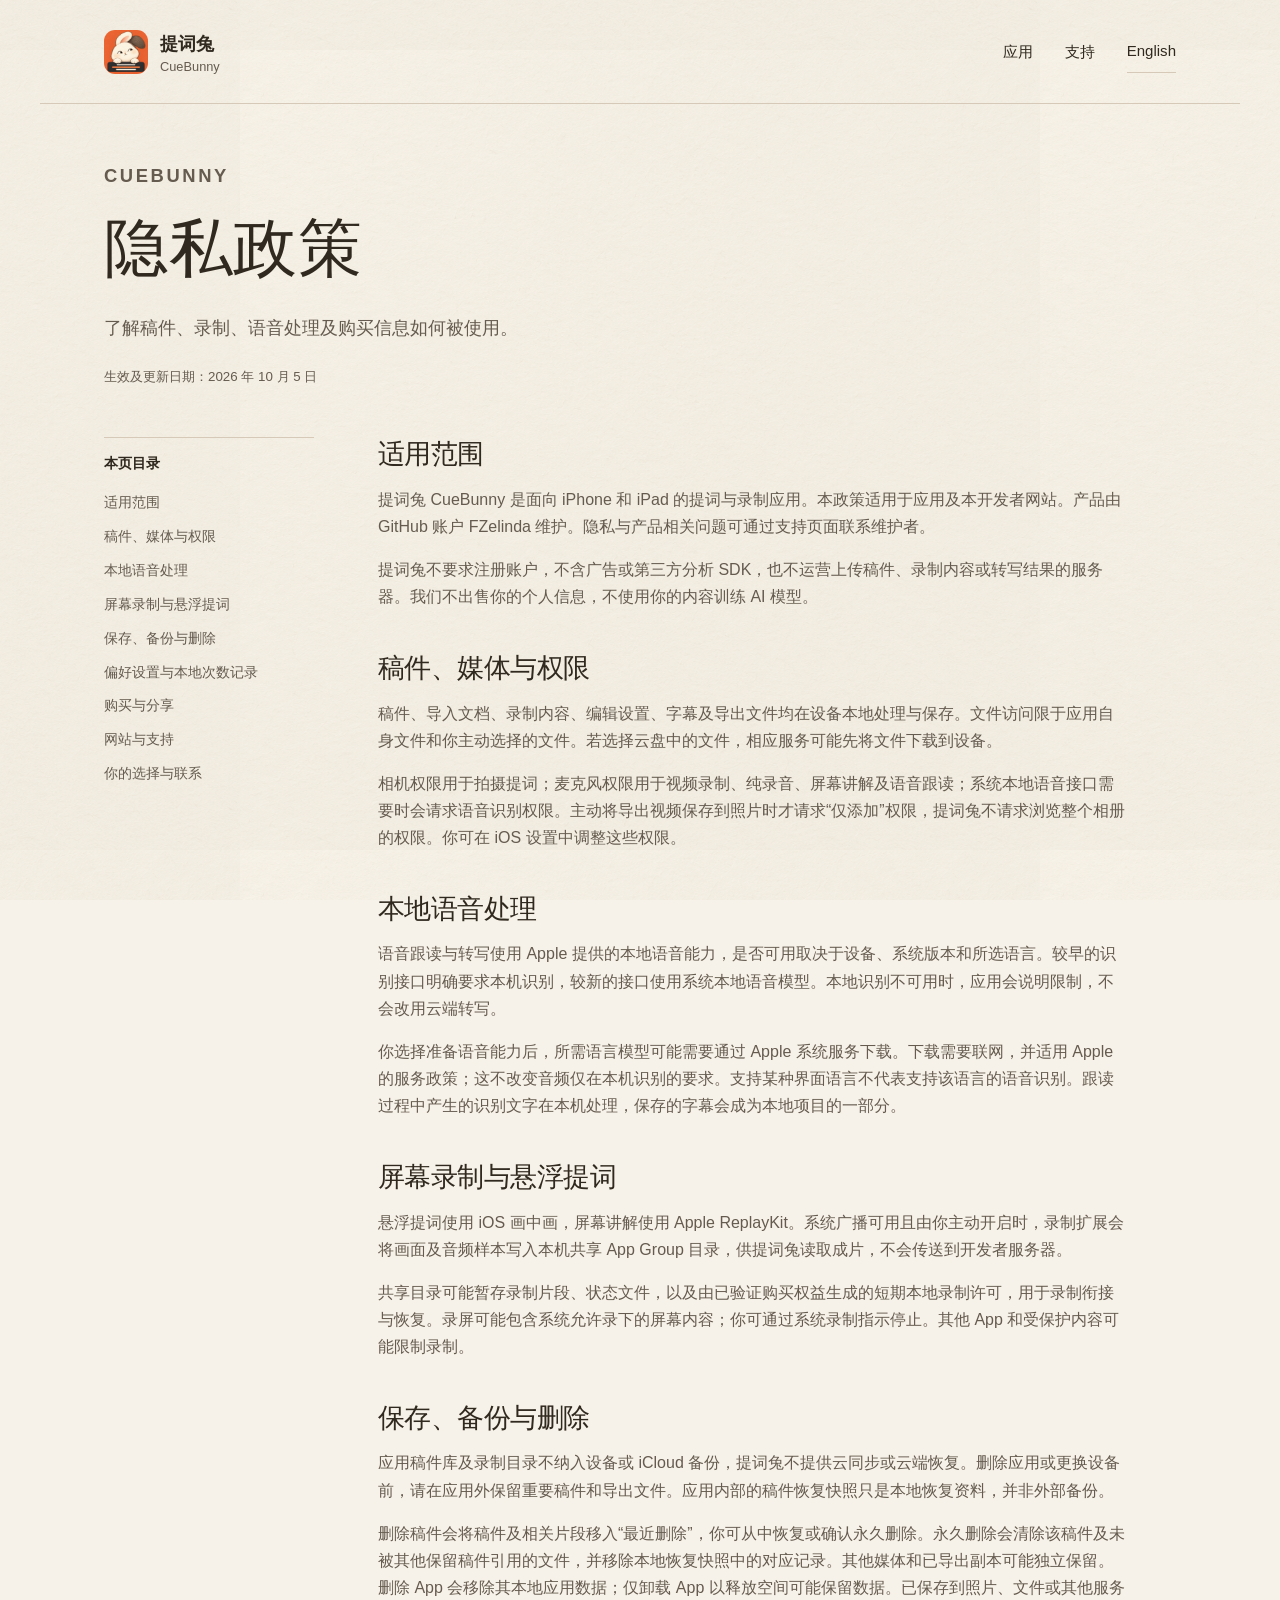
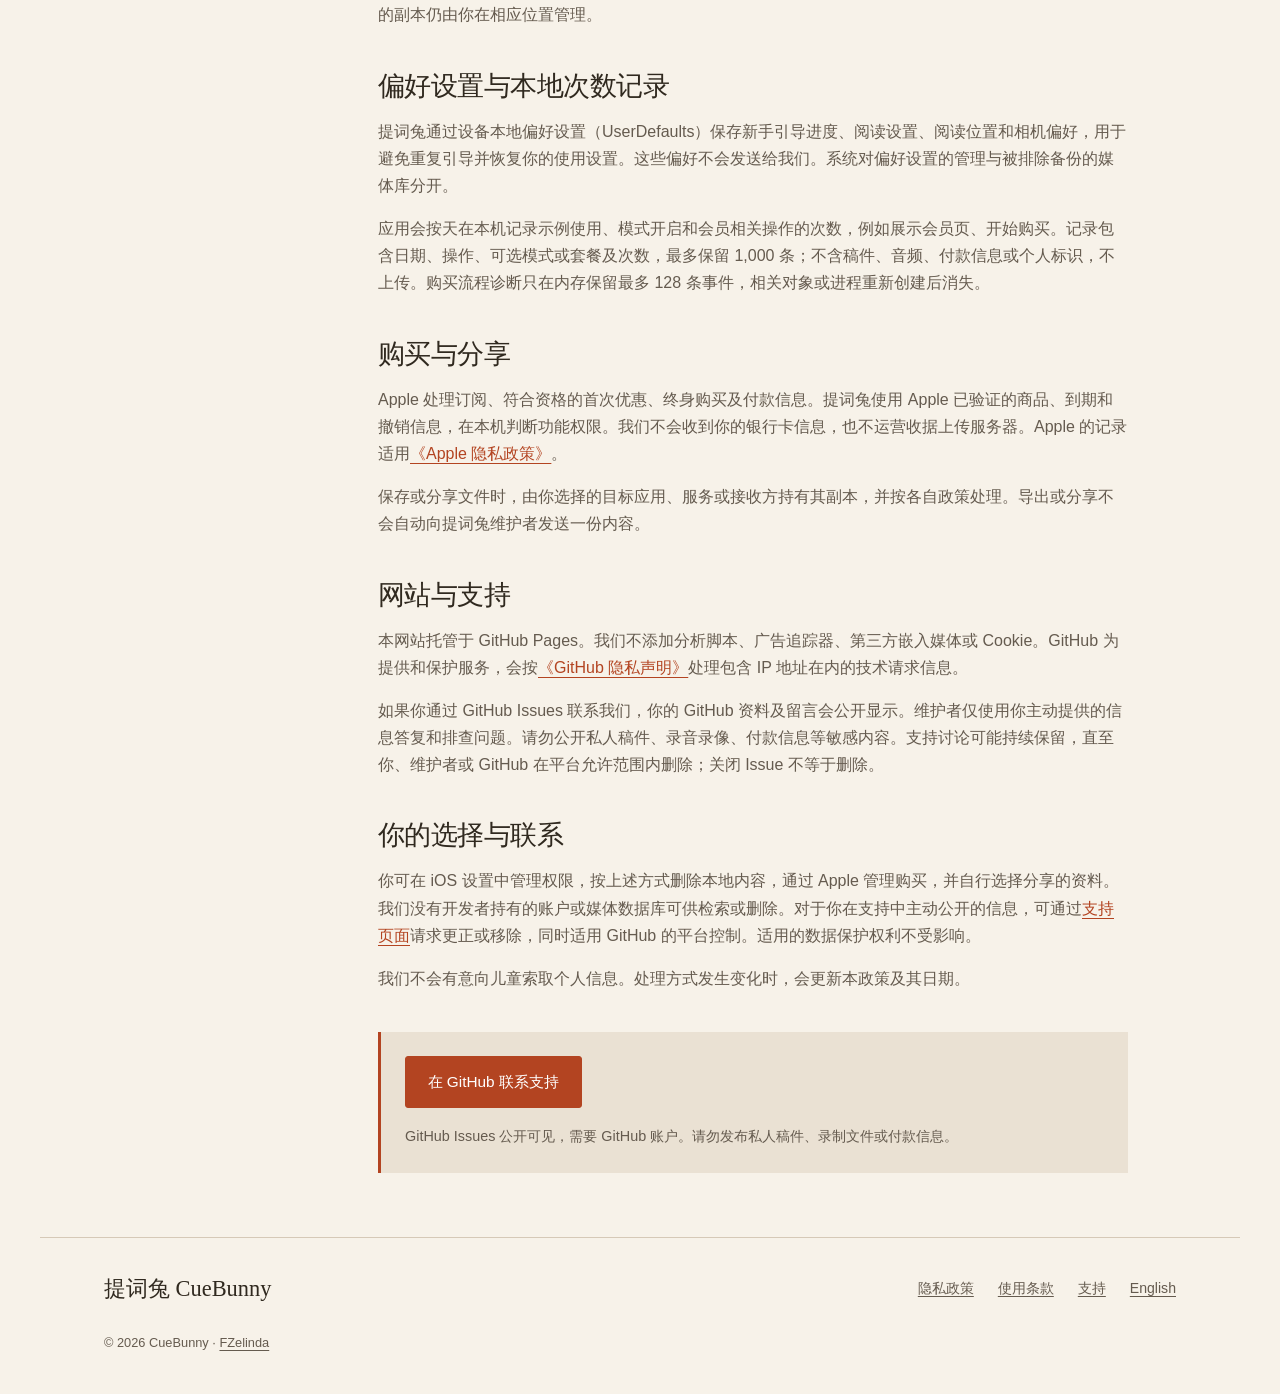
<file: zh/privacy.html>
<!doctype html>
<html lang="zh-Hans"><head><meta charset="utf-8"><meta name="viewport" content="width=device-width,initial-scale=1"><title>提词兔 · 隐私政策</title><meta name="description" content="了解稿件、录制、语音处理及购买信息如何被使用。"><meta name="theme-color" content="#f7f2e9"><meta name="referrer" content="strict-origin-when-cross-origin"><link rel="canonical" href="https://fzelinda.github.io/cuebunny/zh/privacy.html"><link rel="alternate" hreflang="en" href="https://fzelinda.github.io/cuebunny/privacy.html"><link rel="alternate" hreflang="zh-Hans" href="https://fzelinda.github.io/cuebunny/zh/privacy.html"><link rel="alternate" hreflang="x-default" href="https://fzelinda.github.io/cuebunny/privacy.html"><meta property="og:title" content="提词兔 · 隐私政策"><meta property="og:description" content="了解稿件、录制、语音处理及购买信息如何被使用。"><meta property="og:type" content="website"><meta property="og:url" content="https://fzelinda.github.io/cuebunny/zh/privacy.html"><link rel="icon" href="../assets/icon.png"><link rel="apple-touch-icon" href="../assets/icon.png"><link rel="stylesheet" href="../styles.css"></head>
<body><a class="skip" href="#main">跳至正文</a><header><a class="brand" href="index.html"><img src="../assets/icon.png" width="44" height="44" alt=""><span>提词兔<small>CueBunny</small></span></a><nav aria-label="主导航"><a href="index.html#studio">应用</a><a href="support.html">支持</a><a class="language" href="../privacy.html" lang="en">English</a></nav></header>
<main id="main" class="document"><div class="document-title"><p class="eyebrow">CUEBUNNY</p><h1>隐私政策</h1><p>了解稿件、录制、语音处理及购买信息如何被使用。</p><small>生效及更新日期：2026 年 10 月 5 日</small></div><div class="document-grid"><aside aria-label="本页目录"><h2>本页目录</h2><a href="#scope">适用范围</a><a href="#content">稿件、媒体与权限</a><a href="#speech">本地语音处理</a><a href="#screen">屏幕录制与悬浮提词</a><a href="#storage">保存、备份与删除</a><a href="#preferences">偏好设置与本地次数记录</a><a href="#purchases">购买与分享</a><a href="#website">网站与支持</a><a href="#choices">你的选择与联系</a></aside><article><section id="scope"><h2>适用范围</h2><p>提词兔 CueBunny 是面向 iPhone 和 iPad 的提词与录制应用。本政策适用于应用及本开发者网站。产品由 GitHub 账户 FZelinda 维护。隐私与产品相关问题可通过支持页面联系维护者。</p><p>提词兔不要求注册账户，不含广告或第三方分析 SDK，也不运营上传稿件、录制内容或转写结果的服务器。我们不出售你的个人信息，不使用你的内容训练 AI 模型。</p></section><section id="content"><h2>稿件、媒体与权限</h2><p>稿件、导入文档、录制内容、编辑设置、字幕及导出文件均在设备本地处理与保存。文件访问限于应用自身文件和你主动选择的文件。若选择云盘中的文件，相应服务可能先将文件下载到设备。</p><p>相机权限用于拍摄提词；麦克风权限用于视频录制、纯录音、屏幕讲解及语音跟读；系统本地语音接口需要时会请求语音识别权限。主动将导出视频保存到照片时才请求“仅添加”权限，提词兔不请求浏览整个相册的权限。你可在 iOS 设置中调整这些权限。</p></section><section id="speech"><h2>本地语音处理</h2><p>语音跟读与转写使用 Apple 提供的本地语音能力，是否可用取决于设备、系统版本和所选语言。较早的识别接口明确要求本机识别，较新的接口使用系统本地语音模型。本地识别不可用时，应用会说明限制，不会改用云端转写。</p><p>你选择准备语音能力后，所需语言模型可能需要通过 Apple 系统服务下载。下载需要联网，并适用 Apple 的服务政策；这不改变音频仅在本机识别的要求。支持某种界面语言不代表支持该语言的语音识别。跟读过程中产生的识别文字在本机处理，保存的字幕会成为本地项目的一部分。</p></section><section id="screen"><h2>屏幕录制与悬浮提词</h2><p>悬浮提词使用 iOS 画中画，屏幕讲解使用 Apple ReplayKit。系统广播可用且由你主动开启时，录制扩展会将画面及音频样本写入本机共享 App Group 目录，供提词兔读取成片，不会传送到开发者服务器。</p><p>共享目录可能暂存录制片段、状态文件，以及由已验证购买权益生成的短期本地录制许可，用于录制衔接与恢复。录屏可能包含系统允许录下的屏幕内容；你可通过系统录制指示停止。其他 App 和受保护内容可能限制录制。</p></section><section id="storage"><h2>保存、备份与删除</h2><p>应用稿件库及录制目录不纳入设备或 iCloud 备份，提词兔不提供云同步或云端恢复。删除应用或更换设备前，请在应用外保留重要稿件和导出文件。应用内部的稿件恢复快照只是本地恢复资料，并非外部备份。</p><p>删除稿件会将稿件及相关片段移入“最近删除”，你可从中恢复或确认永久删除。永久删除会清除该稿件及未被其他保留稿件引用的文件，并移除本地恢复快照中的对应记录。其他媒体和已导出副本可能独立保留。删除 App 会移除其本地应用数据；仅卸载 App 以释放空间可能保留数据。已保存到照片、文件或其他服务的副本仍由你在相应位置管理。</p></section><section id="preferences"><h2>偏好设置与本地次数记录</h2><p>提词兔通过设备本地偏好设置（UserDefaults）保存新手引导进度、阅读设置、阅读位置和相机偏好，用于避免重复引导并恢复你的使用设置。这些偏好不会发送给我们。系统对偏好设置的管理与被排除备份的媒体库分开。</p><p>应用会按天在本机记录示例使用、模式开启和会员相关操作的次数，例如展示会员页、开始购买。记录包含日期、操作、可选模式或套餐及次数，最多保留 1,000 条；不含稿件、音频、付款信息或个人标识，不上传。购买流程诊断只在内存保留最多 128 条事件，相关对象或进程重新创建后消失。</p></section><section id="purchases"><h2>购买与分享</h2><p>Apple 处理订阅、符合资格的首次优惠、终身购买及付款信息。提词兔使用 Apple 已验证的商品、到期和撤销信息，在本机判断功能权限。我们不会收到你的银行卡信息，也不运营收据上传服务器。Apple 的记录适用<a href="https://www.apple.com/legal/privacy/en-ww/">《Apple 隐私政策》</a>。</p><p>保存或分享文件时，由你选择的目标应用、服务或接收方持有其副本，并按各自政策处理。导出或分享不会自动向提词兔维护者发送一份内容。</p></section><section id="website"><h2>网站与支持</h2><p>本网站托管于 GitHub Pages。我们不添加分析脚本、广告追踪器、第三方嵌入媒体或 Cookie。GitHub 为提供和保护服务，会按<a href="https://docs.github.com/en/site-policy/privacy-policies/github-general-privacy-statement">《GitHub 隐私声明》</a>处理包含 IP 地址在内的技术请求信息。</p><p>如果你通过 GitHub Issues 联系我们，你的 GitHub 资料及留言会公开显示。维护者仅使用你主动提供的信息答复和排查问题。请勿公开私人稿件、录音录像、付款信息等敏感内容。支持讨论可能持续保留，直至你、维护者或 GitHub 在平台允许范围内删除；关闭 Issue 不等于删除。</p></section><section id="choices"><h2>你的选择与联系</h2><p>你可在 iOS 设置中管理权限，按上述方式删除本地内容，通过 Apple 管理购买，并自行选择分享的资料。我们没有开发者持有的账户或媒体数据库可供检索或删除。对于你在支持中主动公开的信息，可通过<a href="support.html">支持页面</a>请求更正或移除，同时适用 GitHub 的平台控制。适用的数据保护权利不受影响。</p><p>我们不会有意向儿童索取个人信息。处理方式发生变化时，会更新本政策及其日期。</p></section><div class="contact"><a class="button" href="https://github.com/FZelinda/cuebunny/issues">在 GitHub 联系支持</a><p>GitHub Issues 公开可见，需要 GitHub 账户。请勿发布私人稿件、录制文件或付款信息。</p></div></article></div></main>
<footer><span class="footer-name">提词兔 CueBunny</span><div class="footer-links"><a href="privacy.html">隐私政策</a><a href="terms.html">使用条款</a><a href="support.html">支持</a><a href="../privacy.html">English</a></div><small>© 2026 CueBunny · <a href="https://github.com/FZelinda">FZelinda</a></small></footer></body></html>
</file>
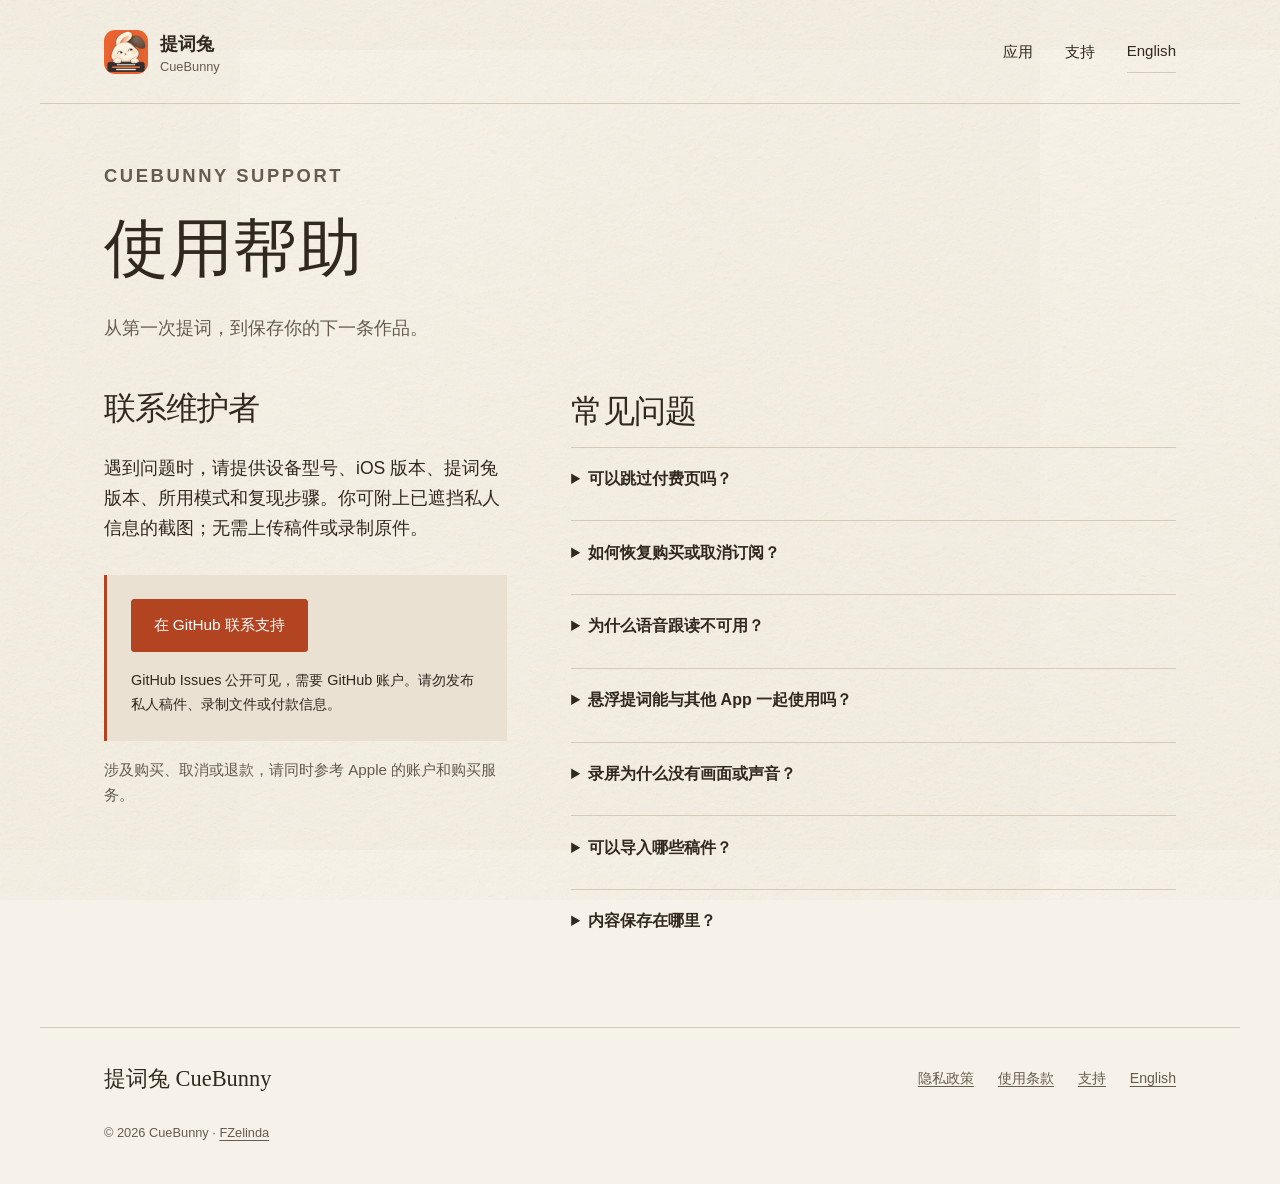
<file: zh/support.html>
<!doctype html>
<html lang="zh-Hans"><head><meta charset="utf-8"><meta name="viewport" content="width=device-width,initial-scale=1"><title>提词兔 · 使用帮助</title><meta name="description" content="从第一次提词，到保存你的下一条作品。"><meta name="theme-color" content="#f7f2e9"><meta name="referrer" content="strict-origin-when-cross-origin"><link rel="canonical" href="https://fzelinda.github.io/cuebunny/zh/support.html"><link rel="alternate" hreflang="en" href="https://fzelinda.github.io/cuebunny/support.html"><link rel="alternate" hreflang="zh-Hans" href="https://fzelinda.github.io/cuebunny/zh/support.html"><link rel="alternate" hreflang="x-default" href="https://fzelinda.github.io/cuebunny/support.html"><meta property="og:title" content="提词兔 · 使用帮助"><meta property="og:description" content="从第一次提词，到保存你的下一条作品。"><meta property="og:type" content="website"><meta property="og:url" content="https://fzelinda.github.io/cuebunny/zh/support.html"><link rel="icon" href="../assets/icon.png"><link rel="apple-touch-icon" href="../assets/icon.png"><link rel="stylesheet" href="../styles.css"></head>
<body><a class="skip" href="#main">跳至正文</a><header><a class="brand" href="index.html"><img src="../assets/icon.png" width="44" height="44" alt=""><span>提词兔<small>CueBunny</small></span></a><nav aria-label="主导航"><a href="index.html#studio">应用</a><a href="support.html">支持</a><a class="language" href="../support.html" lang="en">English</a></nav></header>
<main id="main" class="document"><div class="document-title"><p class="eyebrow">CUEBUNNY SUPPORT</p><h1>使用帮助</h1><p>从第一次提词，到保存你的下一条作品。</p></div><div class="support-grid"><section><h2>联系维护者</h2><p class="support-intro">遇到问题时，请提供设备型号、iOS 版本、提词兔版本、所用模式和复现步骤。你可附上已遮挡私人信息的截图；无需上传稿件或录制原件。</p><div class="contact"><a class="button" href="https://github.com/FZelinda/cuebunny/issues">在 GitHub 联系支持</a><p>GitHub Issues 公开可见，需要 GitHub 账户。请勿发布私人稿件、录制文件或付款信息。</p></div><p class="notice">涉及购买、取消或退款，请同时参考 Apple 的账户和购买服务。</p></section><article><h2>常见问题</h2><details class="faq"><summary>可以跳过付费页吗？</summary><p>可以。完成 3 页新手引导后，选择会员套餐或跳过即可进入应用。跳过不会发起购买。你可以体验内置示例，Plus 功能的权限要求会在应用中显示。</p></details><details class="faq"><summary>如何恢复购买或取消订阅？</summary><p>使用原购买 Apple 账户，在提词兔内点击“恢复购买”。取消有效订阅时，打开 iOS 设置，点击你的名字，再进入“订阅”。购买终身会员不会自动取消已有订阅。<a href="https://support.apple.com/en-us/118428">查看 Apple 操作说明</a>。</p></details><details class="faq"><summary>为什么语音跟读不可用？</summary><p>语音跟读和转写需要设备、系统和语言支持。请允许所需的麦克风或语音权限，并在提示时准备本机模型。首次准备模型可能需要联网；应用不会回退到云端识别。本地语音不可用时，可以使用定速提词。</p></details><details class="faq"><summary>悬浮提词能与其他 App 一起使用吗？</summary><p>悬浮提词使用 iOS 画中画，按设定速度滚动。可用性和麦克风访问取决于 iOS 及另一个 App。悬浮模式目前不提供语音跟读。重要录制前，请先测试你要使用的 App 组合。</p></details><details class="faq"><summary>录屏为什么没有画面或声音？</summary><p>ReplayKit 与被录制 App 决定哪些内容可被采集。受保护内容、App 限制或其他录制会话可能影响录制。需要讲解音频时，在系统广播面板打开麦克风；通过系统录制指示停止，再返回提词兔检查成片。只有系统能力可用时才显示跨 App 广播。</p></details><details class="faq"><summary>可以导入哪些稿件？</summary><p>可从“文件”导入纯文本、UTF-8/UTF-16 文本、RTF 或带可提取文字的 PDF。扫描图片 PDF 不适用于文字导入。稿件上限为 100,000 字符，导入文件不超过 10 MB；也可以直接粘贴或编写稿件。</p></details><details class="faq"><summary>内容保存在哪里？</summary><p>稿件库保存在当前设备，不纳入设备或 iCloud 备份。重要导出内容请在应用外留一份。已删除稿件在永久删除前可从“最近删除”恢复。删除 App 会移除本地应用数据；应用外保存的副本仍在原位置。</p></details></article></div></main>
<footer><span class="footer-name">提词兔 CueBunny</span><div class="footer-links"><a href="privacy.html">隐私政策</a><a href="terms.html">使用条款</a><a href="support.html">支持</a><a href="../support.html">English</a></div><small>© 2026 CueBunny · <a href="https://github.com/FZelinda">FZelinda</a></small></footer></body></html>
</file>
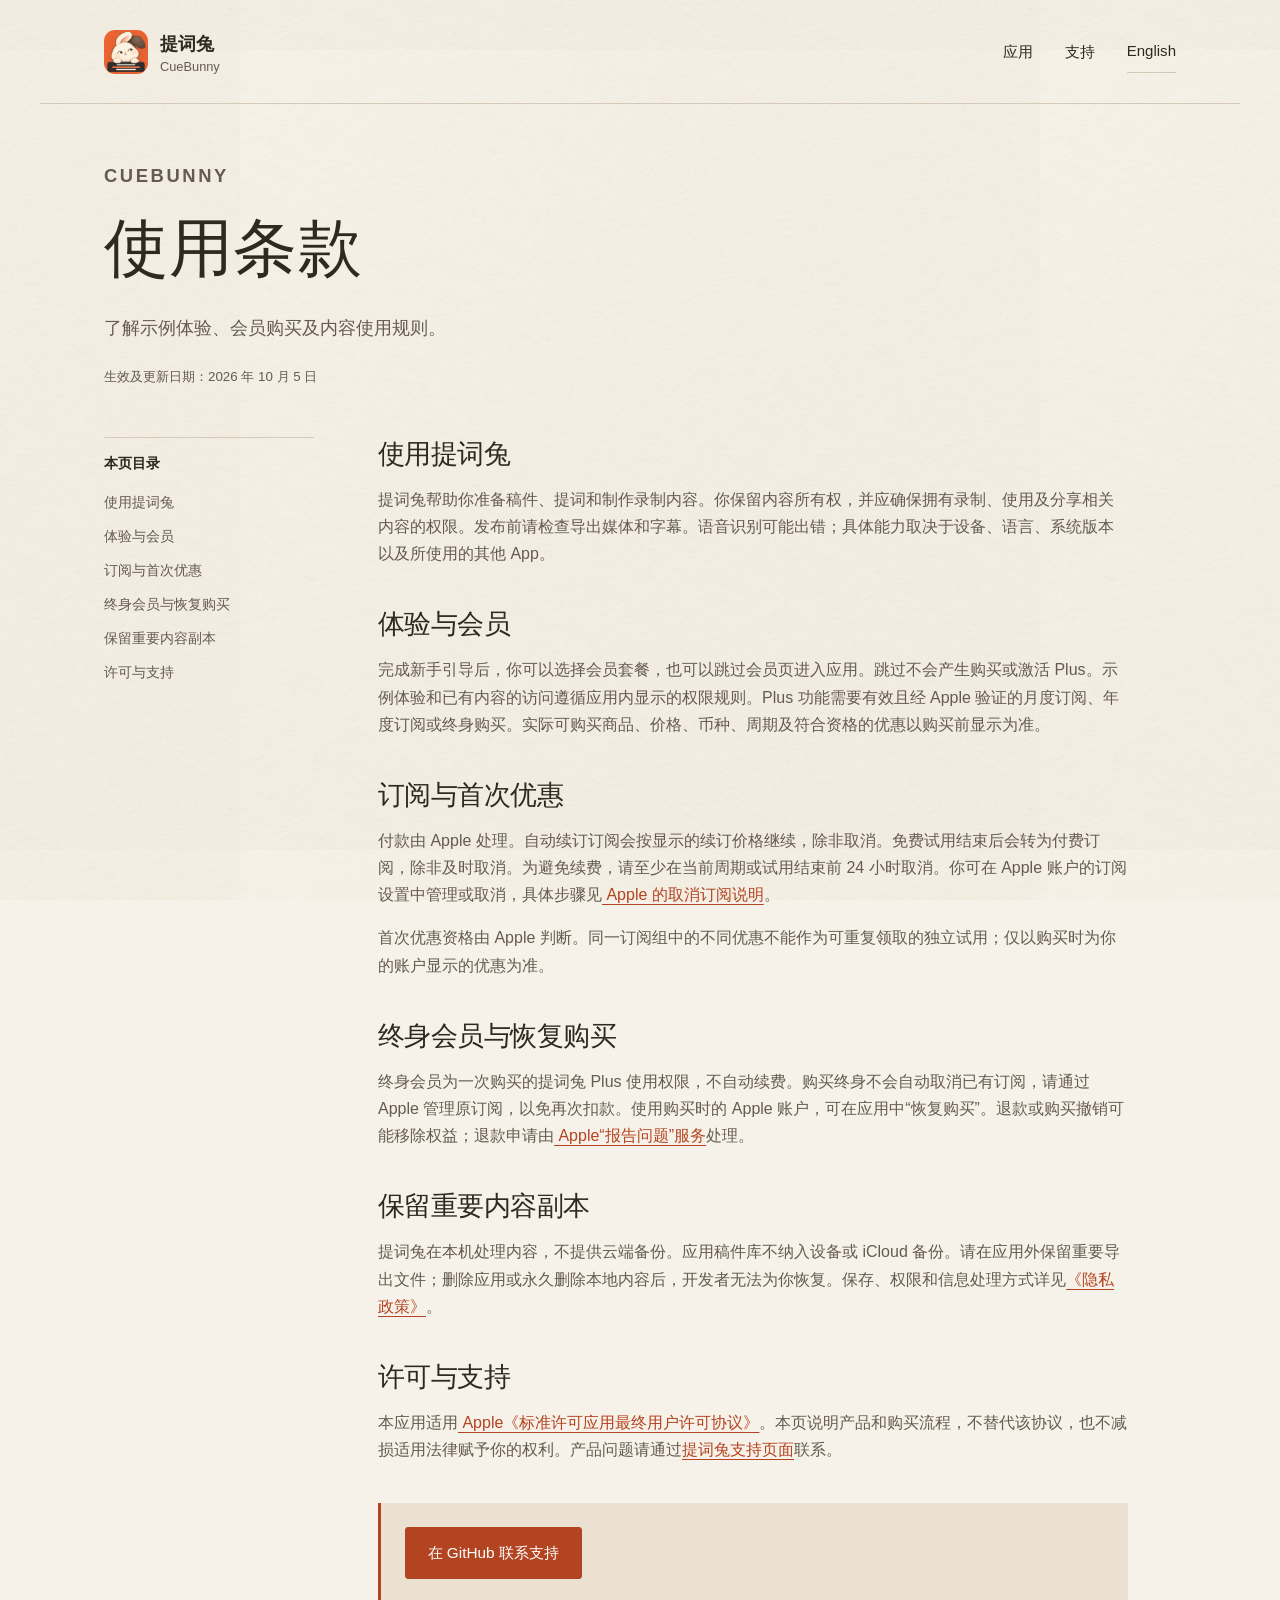
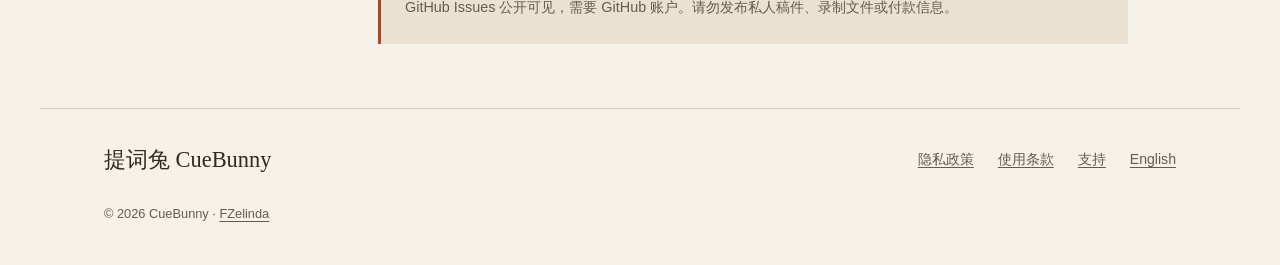
<file: zh/terms.html>
<!doctype html>
<html lang="zh-Hans"><head><meta charset="utf-8"><meta name="viewport" content="width=device-width,initial-scale=1"><title>提词兔 · 使用条款</title><meta name="description" content="了解示例体验、会员购买及内容使用规则。"><meta name="theme-color" content="#f7f2e9"><meta name="referrer" content="strict-origin-when-cross-origin"><link rel="canonical" href="https://fzelinda.github.io/cuebunny/zh/terms.html"><link rel="alternate" hreflang="en" href="https://fzelinda.github.io/cuebunny/terms.html"><link rel="alternate" hreflang="zh-Hans" href="https://fzelinda.github.io/cuebunny/zh/terms.html"><link rel="alternate" hreflang="x-default" href="https://fzelinda.github.io/cuebunny/terms.html"><meta property="og:title" content="提词兔 · 使用条款"><meta property="og:description" content="了解示例体验、会员购买及内容使用规则。"><meta property="og:type" content="website"><meta property="og:url" content="https://fzelinda.github.io/cuebunny/zh/terms.html"><link rel="icon" href="../assets/icon.png"><link rel="apple-touch-icon" href="../assets/icon.png"><link rel="stylesheet" href="../styles.css"></head>
<body><a class="skip" href="#main">跳至正文</a><header><a class="brand" href="index.html"><img src="../assets/icon.png" width="44" height="44" alt=""><span>提词兔<small>CueBunny</small></span></a><nav aria-label="主导航"><a href="index.html#studio">应用</a><a href="support.html">支持</a><a class="language" href="../terms.html" lang="en">English</a></nav></header>
<main id="main" class="document"><div class="document-title"><p class="eyebrow">CUEBUNNY</p><h1>使用条款</h1><p>了解示例体验、会员购买及内容使用规则。</p><small>生效及更新日期：2026 年 10 月 5 日</small></div><div class="document-grid"><aside aria-label="本页目录"><h2>本页目录</h2><a href="#use">使用提词兔</a><a href="#access">体验与会员</a><a href="#subscriptions">订阅与首次优惠</a><a href="#lifetime">终身会员与恢复购买</a><a href="#content">保留重要内容副本</a><a href="#license">许可与支持</a></aside><article><section id="use"><h2>使用提词兔</h2><p>提词兔帮助你准备稿件、提词和制作录制内容。你保留内容所有权，并应确保拥有录制、使用及分享相关内容的权限。发布前请检查导出媒体和字幕。语音识别可能出错；具体能力取决于设备、语言、系统版本以及所使用的其他 App。</p></section><section id="access"><h2>体验与会员</h2><p>完成新手引导后，你可以选择会员套餐，也可以跳过会员页进入应用。跳过不会产生购买或激活 Plus。示例体验和已有内容的访问遵循应用内显示的权限规则。Plus 功能需要有效且经 Apple 验证的月度订阅、年度订阅或终身购买。实际可购买商品、价格、币种、周期及符合资格的优惠以购买前显示为准。</p></section><section id="subscriptions"><h2>订阅与首次优惠</h2><p>付款由 Apple 处理。自动续订订阅会按显示的续订价格继续，除非取消。免费试用结束后会转为付费订阅，除非及时取消。为避免续费，请至少在当前周期或试用结束前 24 小时取消。你可在 Apple 账户的订阅设置中管理或取消，具体步骤见<a href="https://support.apple.com/en-us/118428"> Apple 的取消订阅说明</a>。</p><p>首次优惠资格由 Apple 判断。同一订阅组中的不同优惠不能作为可重复领取的独立试用；仅以购买时为你的账户显示的优惠为准。</p></section><section id="lifetime"><h2>终身会员与恢复购买</h2><p>终身会员为一次购买的提词兔 Plus 使用权限，不自动续费。购买终身不会自动取消已有订阅，请通过 Apple 管理原订阅，以免再次扣款。使用购买时的 Apple 账户，可在应用中“恢复购买”。退款或购买撤销可能移除权益；退款申请由<a href="https://reportaproblem.apple.com/"> Apple“报告问题”服务</a>处理。</p></section><section id="content"><h2>保留重要内容副本</h2><p>提词兔在本机处理内容，不提供云端备份。应用稿件库不纳入设备或 iCloud 备份。请在应用外保留重要导出文件；删除应用或永久删除本地内容后，开发者无法为你恢复。保存、权限和信息处理方式详见<a href="privacy.html">《隐私政策》</a>。</p></section><section id="license"><h2>许可与支持</h2><p>本应用适用<a href="https://www.apple.com/legal/internet-services/itunes/dev/stdeula/"> Apple《标准许可应用最终用户许可协议》</a>。本页说明产品和购买流程，不替代该协议，也不减损适用法律赋予你的权利。产品问题请通过<a href="support.html">提词兔支持页面</a>联系。</p></section><div class="contact"><a class="button" href="https://github.com/FZelinda/cuebunny/issues">在 GitHub 联系支持</a><p>GitHub Issues 公开可见，需要 GitHub 账户。请勿发布私人稿件、录制文件或付款信息。</p></div></article></div></main>
<footer><span class="footer-name">提词兔 CueBunny</span><div class="footer-links"><a href="privacy.html">隐私政策</a><a href="terms.html">使用条款</a><a href="support.html">支持</a><a href="../terms.html">English</a></div><small>© 2026 CueBunny · <a href="https://github.com/FZelinda">FZelinda</a></small></footer></body></html>
</file>
<file: styles.css>
:root{--paper:#f7f2e9;--ink:#30291f;--muted:#655b4f;--orange:#b34421;--line:#d6c9b7;--serif:Georgia,'Songti SC','Noto Serif CJK SC',serif;--sans:-apple-system,BlinkMacSystemFont,'Segoe UI','PingFang SC',sans-serif;color-scheme:light}
*{box-sizing:border-box}html{scroll-behavior:smooth;scroll-padding-top:1.5rem}body{margin:0;color:var(--ink);background:var(--paper);font:1rem/1.7 var(--sans);overflow-wrap:anywhere}body::before{content:'';position:fixed;inset:0;background:url('assets/paper.png') center/800px;opacity:.3;z-index:-1;pointer-events:none}a{color:inherit;text-underline-offset:.23em;text-decoration-thickness:1px}a:hover{color:var(--orange)}a:focus-visible,summary:focus-visible{outline:3px solid var(--orange);outline-offset:5px}img{max-width:100%;height:auto;display:block}.skip{position:absolute;left:1rem;top:-5rem;z-index:10;background:white;padding:.7rem}.skip:focus{top:1rem}header,main,footer{max-width:1200px;margin:auto;padding-left:clamp(1.25rem,5vw,4rem);padding-right:clamp(1.25rem,5vw,4rem)}header{min-height:104px;display:flex;justify-content:space-between;align-items:center;gap:2rem;border-bottom:1px solid var(--line)}.brand{display:flex;align-items:center;gap:.75rem;text-decoration:none;font-weight:650;white-space:nowrap}.brand img{border-radius:11px;width:44px;height:44px}.brand span{font-size:1.15rem}.brand small{display:block;font-size:.8rem;color:var(--muted);line-height:1.2;font-weight:400}nav{display:flex;align-items:center;gap:clamp(1rem,2.5vw,2rem);font-size:.94rem}nav a{text-decoration:none;padding:.5rem 0}.language{border-bottom:1px solid var(--line)}h1,h2,h3,p{margin-top:0}h1,h2{font-family:var(--serif);font-weight:500;letter-spacing:-.03em;line-height:1.12}h1{font-size:clamp(3.15rem,6.5vw,5.9rem);margin-bottom:1.5rem}h2{font-size:clamp(2rem,4.1vw,3.5rem)}h3{line-height:1.35;font-size:1.2rem}.eyebrow{text-transform:uppercase;letter-spacing:.14em;font-size:.79rem;font-weight:650;color:var(--orange);margin-bottom:1.25rem}.hero{display:grid;grid-template-columns:1.1fr 1fr;align-items:center;gap:2.5rem;padding:5rem 0 4rem}.hero-copy{max-width:620px}.hero-copy>p:not(.eyebrow){max-width:32rem;font-size:1.16rem;color:var(--muted)}.actions{display:flex;flex-wrap:wrap;gap:.9rem;align-items:center;margin-top:2rem}.button{display:inline-flex;justify-content:center;align-items:center;min-height:48px;padding:.75rem 1.35rem;background:var(--orange);color:#fff;text-decoration:none;font-size:.96rem;border:1px solid var(--orange);border-radius:3px}.button:hover{color:#fff;background:#90371b}.button.secondary{color:var(--ink);background:transparent;border-color:var(--line)}.button.secondary:hover{border-color:var(--orange);color:var(--orange)}.paper-note{position:relative;margin:0 auto;width:100%;max-width:430px}.paper-note img{width:100%}.paper-note figcaption{position:absolute;inset:40% 14% 11%;display:flex;align-items:center;justify-content:center;text-align:center;flex-direction:column}.paper-note .note-words{font:500 clamp(1.6rem,3.5vw,2.5rem)/1.3 var(--serif);letter-spacing:-.02em;margin-bottom:1.15rem}.paper-note small{font-size:.8rem;letter-spacing:.12em;color:var(--muted)}.line-note{padding:1.2rem 0;border-top:1px solid var(--line);border-bottom:1px solid var(--line);color:var(--muted);display:flex;justify-content:space-between;gap:1rem;font-size:.94rem}.studio{display:grid;grid-template-columns:1fr 1fr;gap:clamp(2rem,7vw,6rem);align-items:start;padding:5.5rem 0}.studio-intro h2{max-width:25rem}.modes{margin-top:2.5rem}.mode{border-top:1px solid var(--line);padding:1.35rem 0;display:grid;grid-template-columns:2.5rem 1fr;gap:.75rem}.mode>span{font:1.05rem var(--serif);color:var(--orange);padding-top:.25rem}.mode h3{margin-bottom:.35rem}.mode p{color:var(--muted);font-size:.97rem;margin:0}.phone{margin:0 auto;max-width:330px}.phone img{border:1px solid #b9ac9b;border-radius:38px;box-shadow:0 20px 48px #51402b20}.phone figcaption{font-size:.83rem;text-align:center;color:var(--muted);margin-top:1.25rem}.workflow{padding:3.5rem 0;border-top:1px solid var(--line)}.workflow>h2{max-width:42rem}.steps{display:grid;grid-template-columns:repeat(3,1fr);gap:2.5rem;margin-top:2.5rem}.step b{font:italic 2.2rem var(--serif);color:var(--orange);display:block;margin-bottom:1rem}.step p{color:var(--muted)}.privacy-band{margin:1.5rem 0 4.5rem;padding:2.5rem 0;border-top:1px solid var(--line);border-bottom:1px solid var(--line);display:grid;grid-template-columns:.9fr 1fr;gap:3rem}.privacy-band h2{margin:0}.privacy-band p{color:var(--muted)}.text-link{font-weight:600;color:var(--orange)}footer{padding-top:2rem;padding-bottom:2.5rem;border-top:1px solid var(--line);display:flex;flex-wrap:wrap;justify-content:space-between;align-items:center;gap:1.5rem;color:var(--muted);font-size:.88rem}footer .footer-name{font-family:var(--serif);font-size:1.4rem;color:var(--ink)}footer .footer-links{display:flex;gap:1.5rem;flex-wrap:wrap}footer small{font-size:.8rem;width:100%}.document{padding-top:3.5rem;padding-bottom:4rem}.document-title{max-width:780px;margin-bottom:3rem}.document-title h1{font-size:clamp(2.7rem,5vw,4.2rem)}.document-title p{font-size:1.15rem;color:var(--muted)}.document-title small{color:var(--muted)}.document-grid{display:grid;grid-template-columns:210px minmax(0,1fr);gap:4rem}.document-grid aside{align-self:start;position:sticky;top:2rem;border-top:1px solid var(--line);padding-top:1rem}.document-grid aside h2{font:600 .9rem var(--sans);letter-spacing:0;margin-bottom:.8rem}.document-grid aside a{display:block;font-size:.88rem;text-decoration:none;line-height:1.5;padding:.4rem 0;color:var(--muted)}article{max-width:750px}article section{scroll-margin-top:2rem;margin-bottom:2.5rem}article h2{font:500 1.7rem/1.3 var(--serif);letter-spacing:-.02em;margin-bottom:.85rem}article h3{font-size:1.1rem}article p,article li{color:var(--muted)}article li{margin:.35rem 0}article a{color:var(--orange)}.contact{padding:1.5rem;background:#eae1d3;border-left:3px solid var(--orange);margin-top:2rem}.contact p{font-size:.9rem;margin:1rem 0 0}.contact .button{color:#fff}.support-intro{font-size:1.1rem}.faq{margin:0 0 1rem;border-top:1px solid var(--line);padding-top:1.2rem}.faq summary{font-weight:600;cursor:pointer;line-height:1.5;padding-bottom:.85rem}.faq p{margin:0 0 1rem}.support-grid{display:grid;grid-template-columns:.8fr 1.2fr;gap:4rem}.support-grid h2{font-size:2rem}.support-grid article{max-width:none}.notice{font-size:.95rem;color:var(--muted);margin-top:1rem}html[lang='zh-Hans'] h1{line-height:1.2;letter-spacing:.01em}html[lang='zh-Hans'] .hero h1{font-size:clamp(3.1rem,6.3vw,5.4rem)}html[lang='zh-Hans'] .hero-copy>p:not(.eyebrow){line-height:1.85}html[lang='zh-Hans'] .note-words{line-height:1.5}
@media(max-width:800px){header{min-height:88px;gap:1rem}nav{gap:1rem}.hero{padding-top:3.5rem;gap:1rem}.hero h1{font-size:clamp(2.8rem,7vw,4rem)}.hero-copy>p:not(.eyebrow){font-size:1rem}.paper-note .note-words{font-size:1.65rem}.paper-note small{font-size:.7rem}.studio{gap:2.5rem}.document-grid{grid-template-columns:170px minmax(0,1fr);gap:2rem}.support-grid{gap:2.5rem}.privacy-band{gap:2rem}}
@media(max-width:620px){header{flex-wrap:wrap;gap:.5rem;padding-top:1.1rem;padding-bottom:.8rem}.brand span{font-size:1rem}.brand img{width:38px;height:38px}nav{font-size:.88rem}.hero{grid-template-columns:1fr;padding-top:2.7rem;padding-bottom:2.5rem;gap:1.75rem}.hero-copy{max-width:100%}.hero h1{font-size:3.35rem}.hero-copy>p:not(.eyebrow){font-size:1.08rem}.paper-note{max-width:315px}.paper-note .note-words{font-size:1.8rem}.paper-note small{font-size:.8rem}.line-note{flex-direction:column;gap:.35rem}.studio{grid-template-columns:1fr;padding:3.5rem 0;gap:2rem}.studio-intro h2{max-width:none}.phone{max-width:300px}.steps,.privacy-band,.support-grid{grid-template-columns:1fr;gap:1.5rem}.steps{margin-top:1.75rem}.step{display:grid;grid-template-columns:2.5rem 1fr;column-gap:.9rem}.step b{grid-row:span 2}.step h3{margin-bottom:.5rem}.workflow{padding:2.5rem 0}.privacy-band{padding:2rem 0;margin-bottom:3rem}.document{padding-top:2.5rem}.document-title{margin-bottom:2rem}.document-grid{grid-template-columns:1fr;gap:2rem}.document-grid aside{position:static;display:flex;flex-wrap:wrap;gap:.3rem 1.2rem}.document-grid aside h2{width:100%}.document-grid aside a{font-size:.9rem}footer .footer-links{gap:1rem}}
@media(prefers-reduced-motion:reduce){html{scroll-behavior:auto}}@media print{header,footer,.actions,.contact,aside,.skip{display:none!important}body{background:white}body::before{display:none}.document-grid{display:block}article{max-width:none}}
</file>
